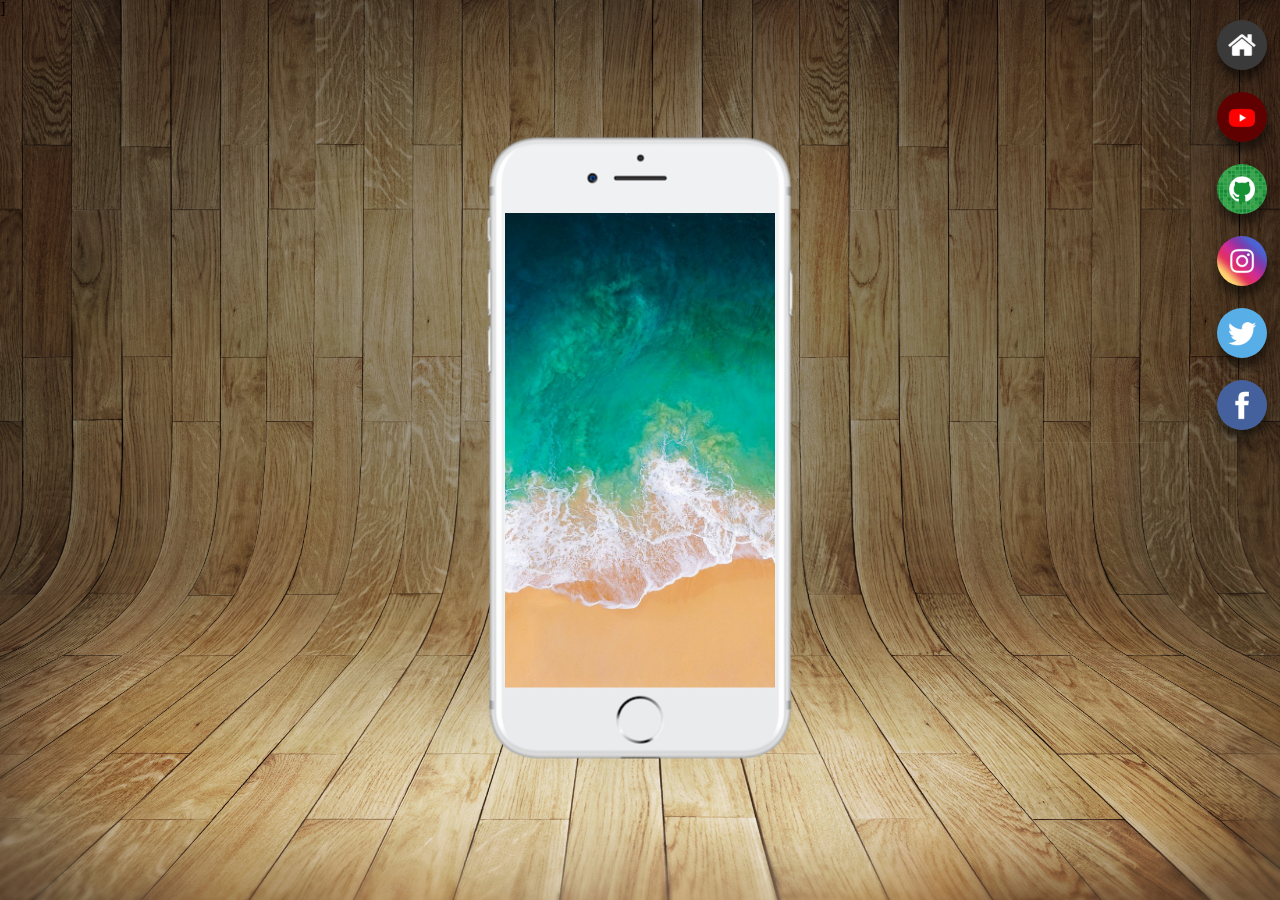
<file: desafio iphone/index.html>
<!DOCTYPE html>
<html lang="pt-bt">
<head>
    <meta charset="UTF-8">
    <meta name="viewport" content="width=device-width, initial-scale=1.0">
    <title>Iphone</title>
    <link rel="stylesheet" href="style.css">]

<style>
iframe{
width: 270px;
height: 475px;


position: absolute; left: 50%; top: 50%;
transform: translate(-50%, -50%);
z-index: 2;
}
        
</style>
</head>
<body>
<a href="wallpeper.html" target="tela">
<div id="desligar"></div>
</a>
</a>

<a href="home.html" target="tela">
<div id="botao"></div>
</a>

<iframe name="tela" src="wallpeper.html" frameborder="0"></iframe>

<div id="iphone">
<img src="pacote-d013/pacote-d013/imagens/frame-iphone.png" alt="iphone">
</div>

<div id="logos">

<a href="home.html" target="tela"><img class="logo" id="logo-home" src="pacote-d013/pacote-d013/imagens/logo-home.jpg" alt="HOME"></a>

  <a href="youtube.html" target="tela"><img class="logo" id="logo-youtube" src="pacote-d013/pacote-d013/imagens/logo-youtube.jpg" alt="logo-youtube"></a>

<a href="github.html" target="tela"><img class="logo" id="logo-github"src="pacote-d013/pacote-d013/imagens/logo-github.jpg" alt=""></a>

<a href="intagram.html" target="tela"><img class="logo" id="logo-instagram" src="pacote-d013/pacote-d013/imagens/logo-instagram.jpg" alt="logo-instagram"></a>

<a href="twitter.html" target="tela"><img class="logo" id="logo-twitter" src="pacote-d013/pacote-d013/imagens/logo-twitter.jpg" alt="logo-twitter"></a>

<a href="facebook.html" target="tela"><img class="logo" id="logo-facebook" src="pacote-d013/pacote-d013/imagens/logo-facebook.jpg" alt="FACE"></a>
      
  </div>

</body>
</html>
</file>
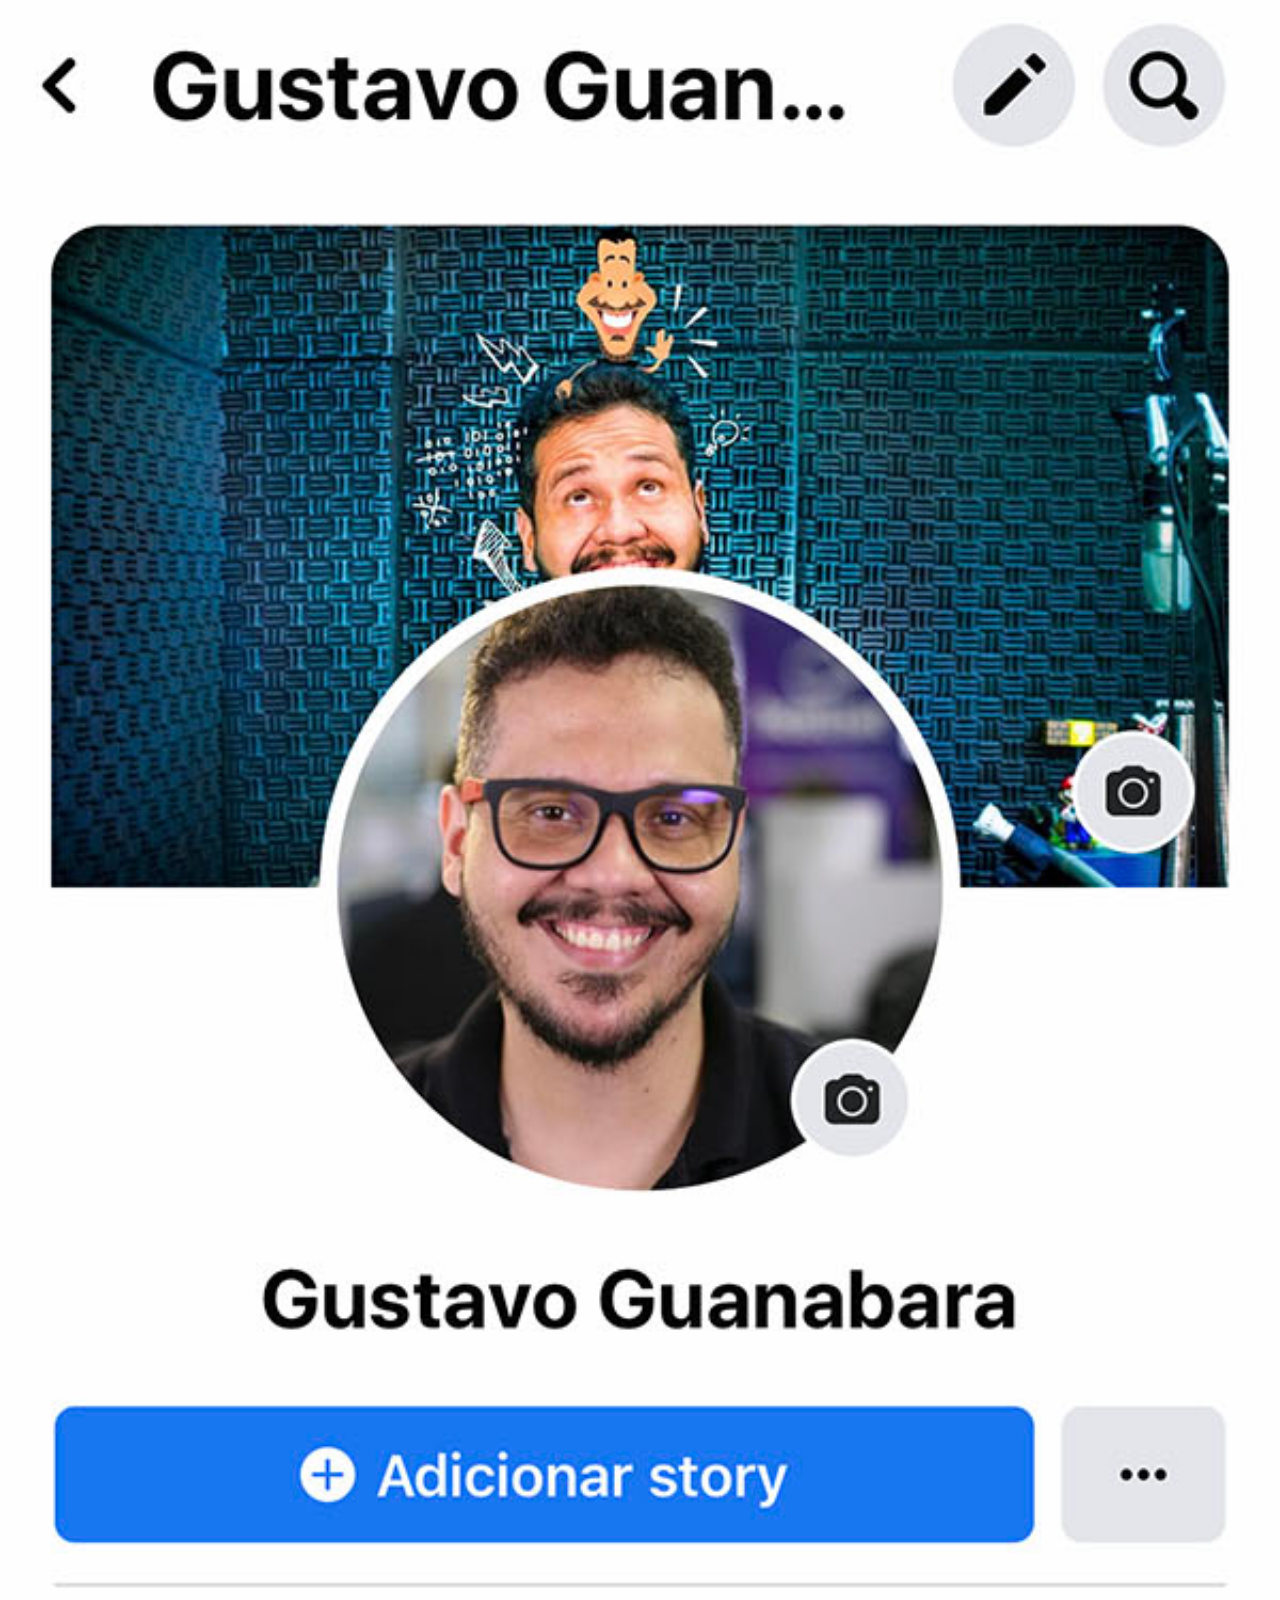
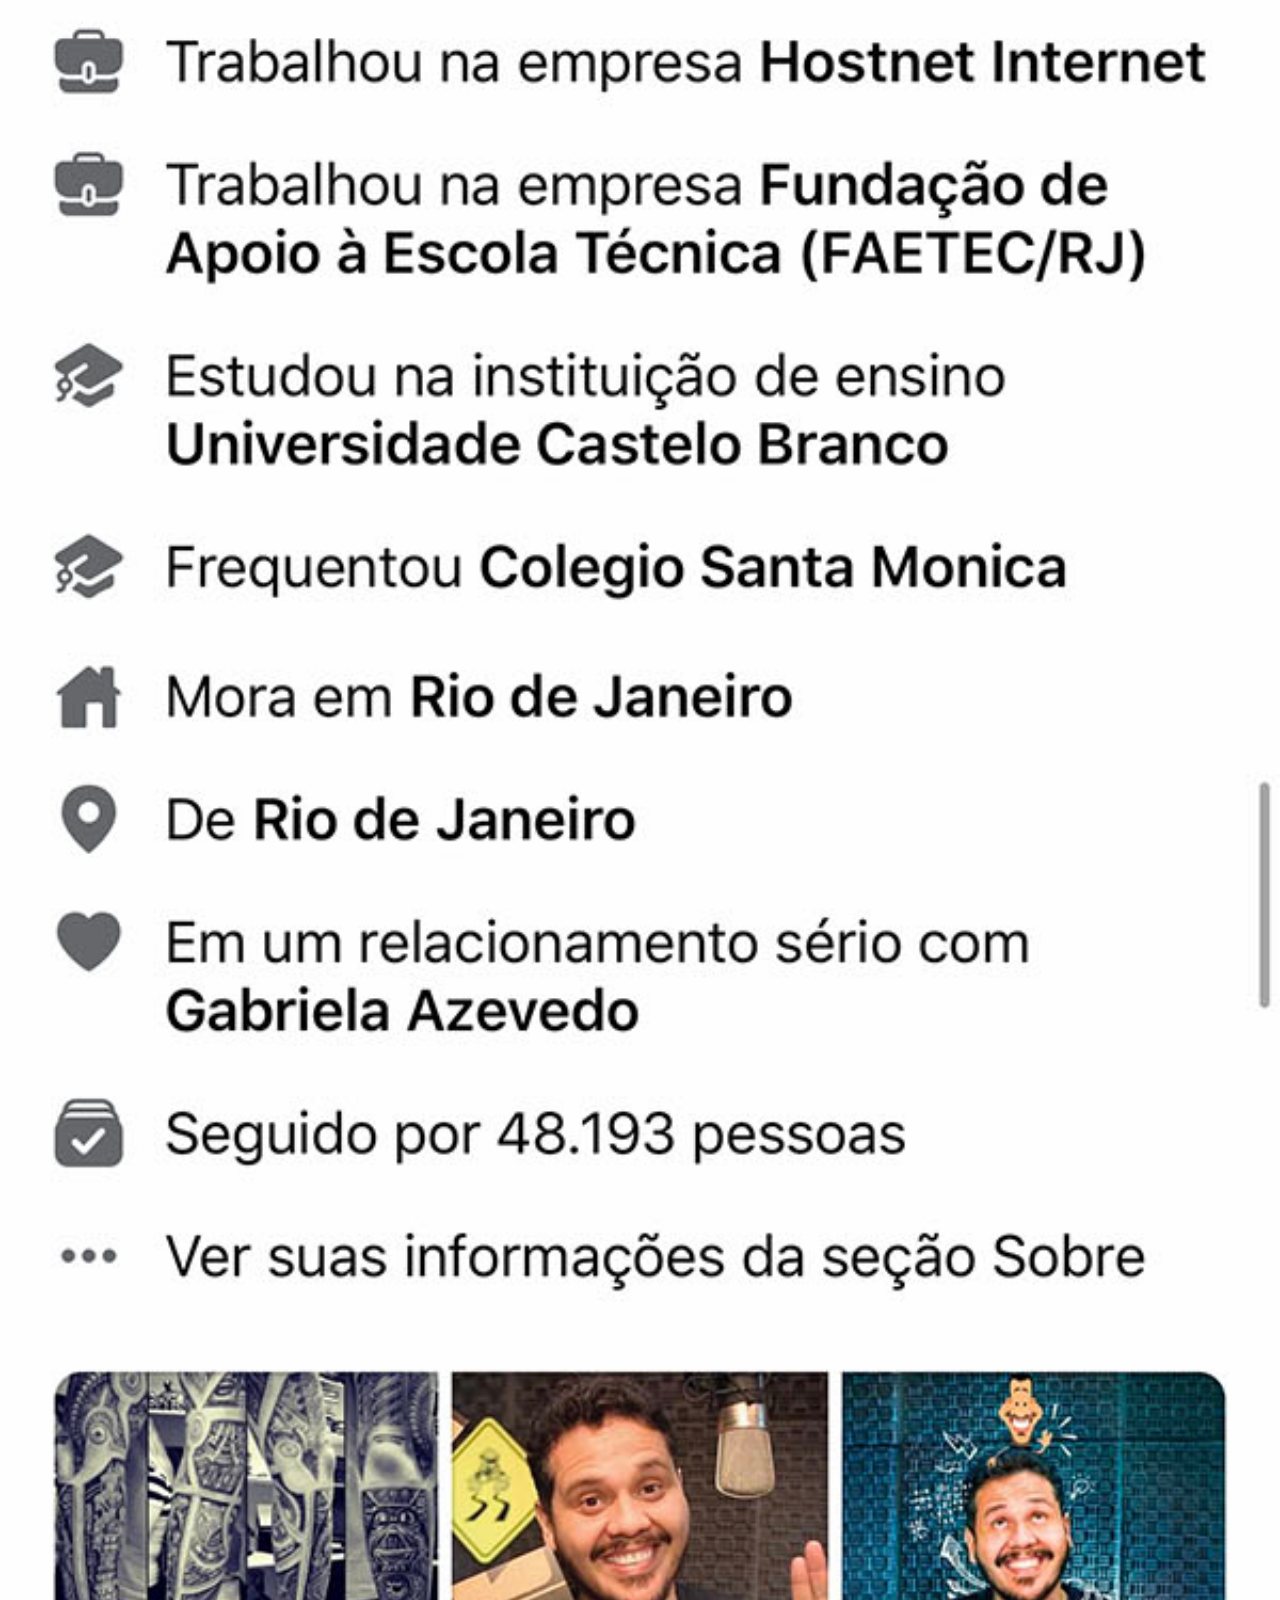
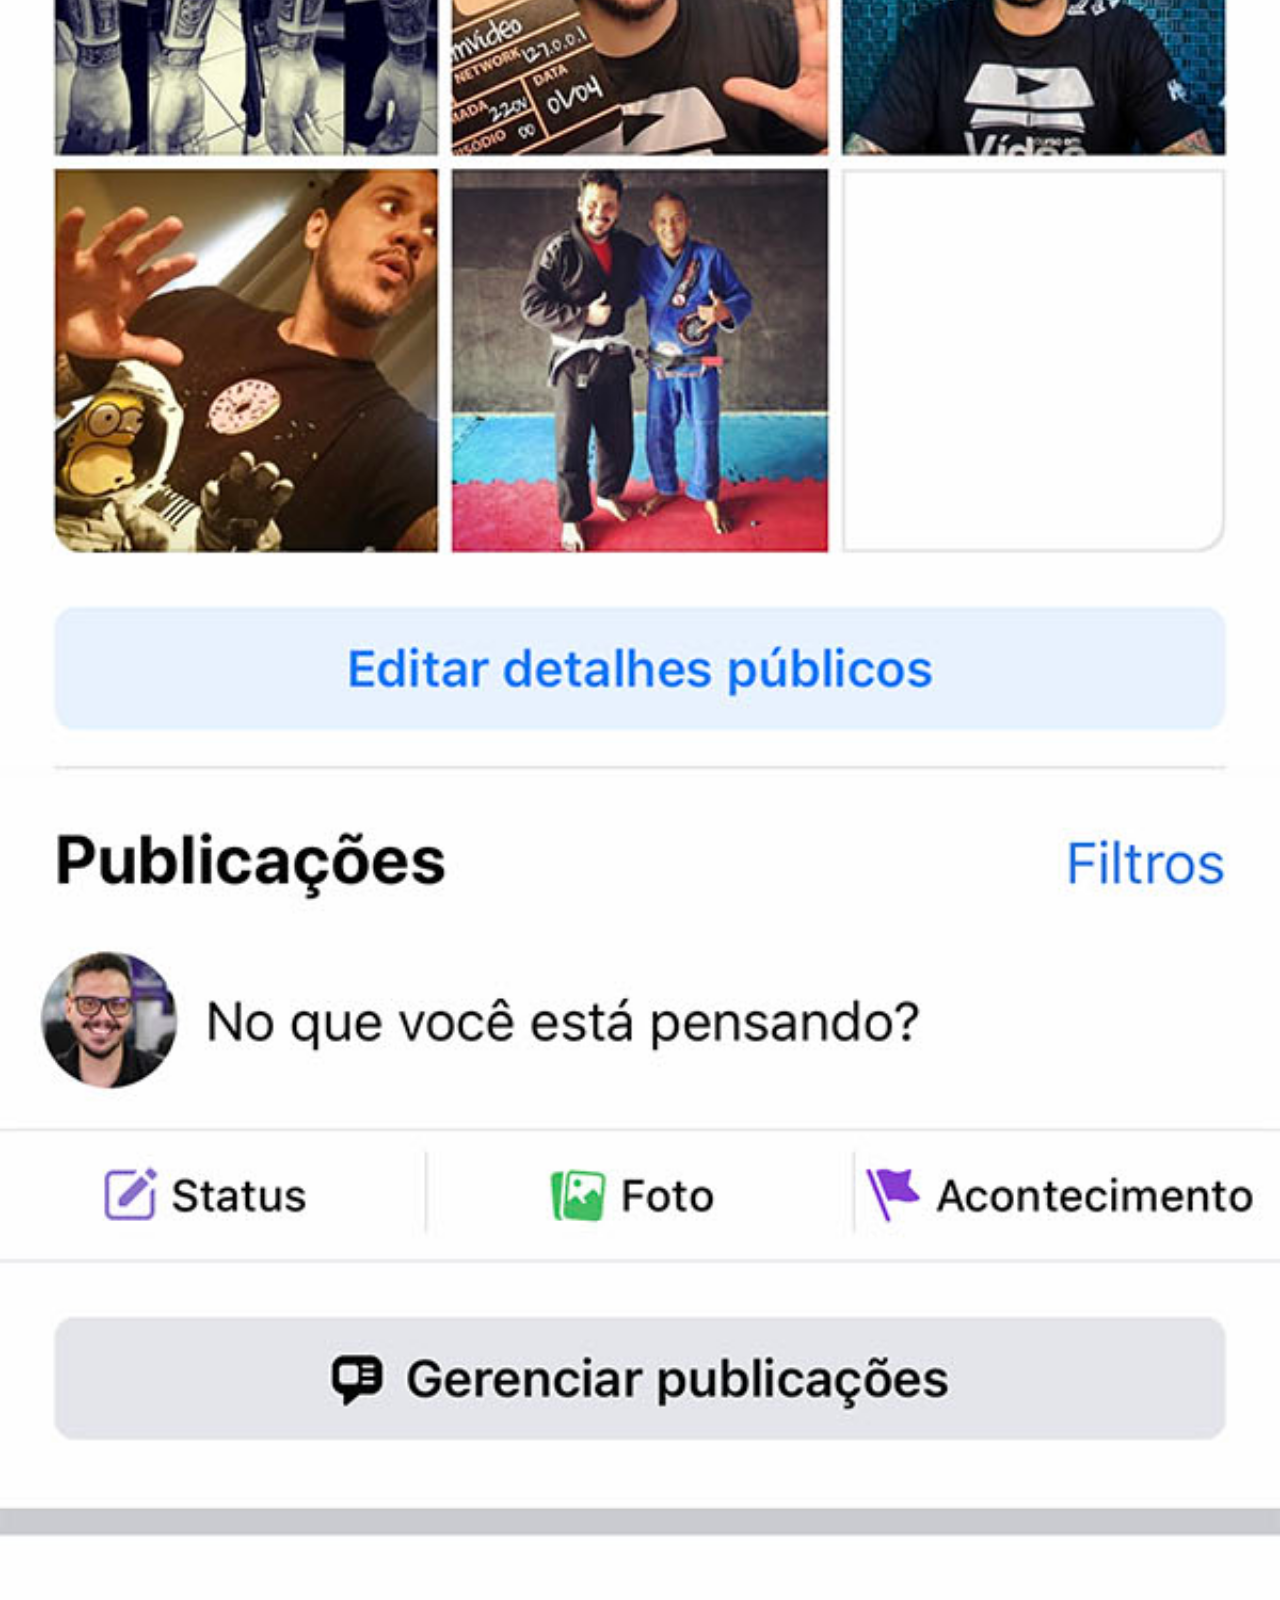
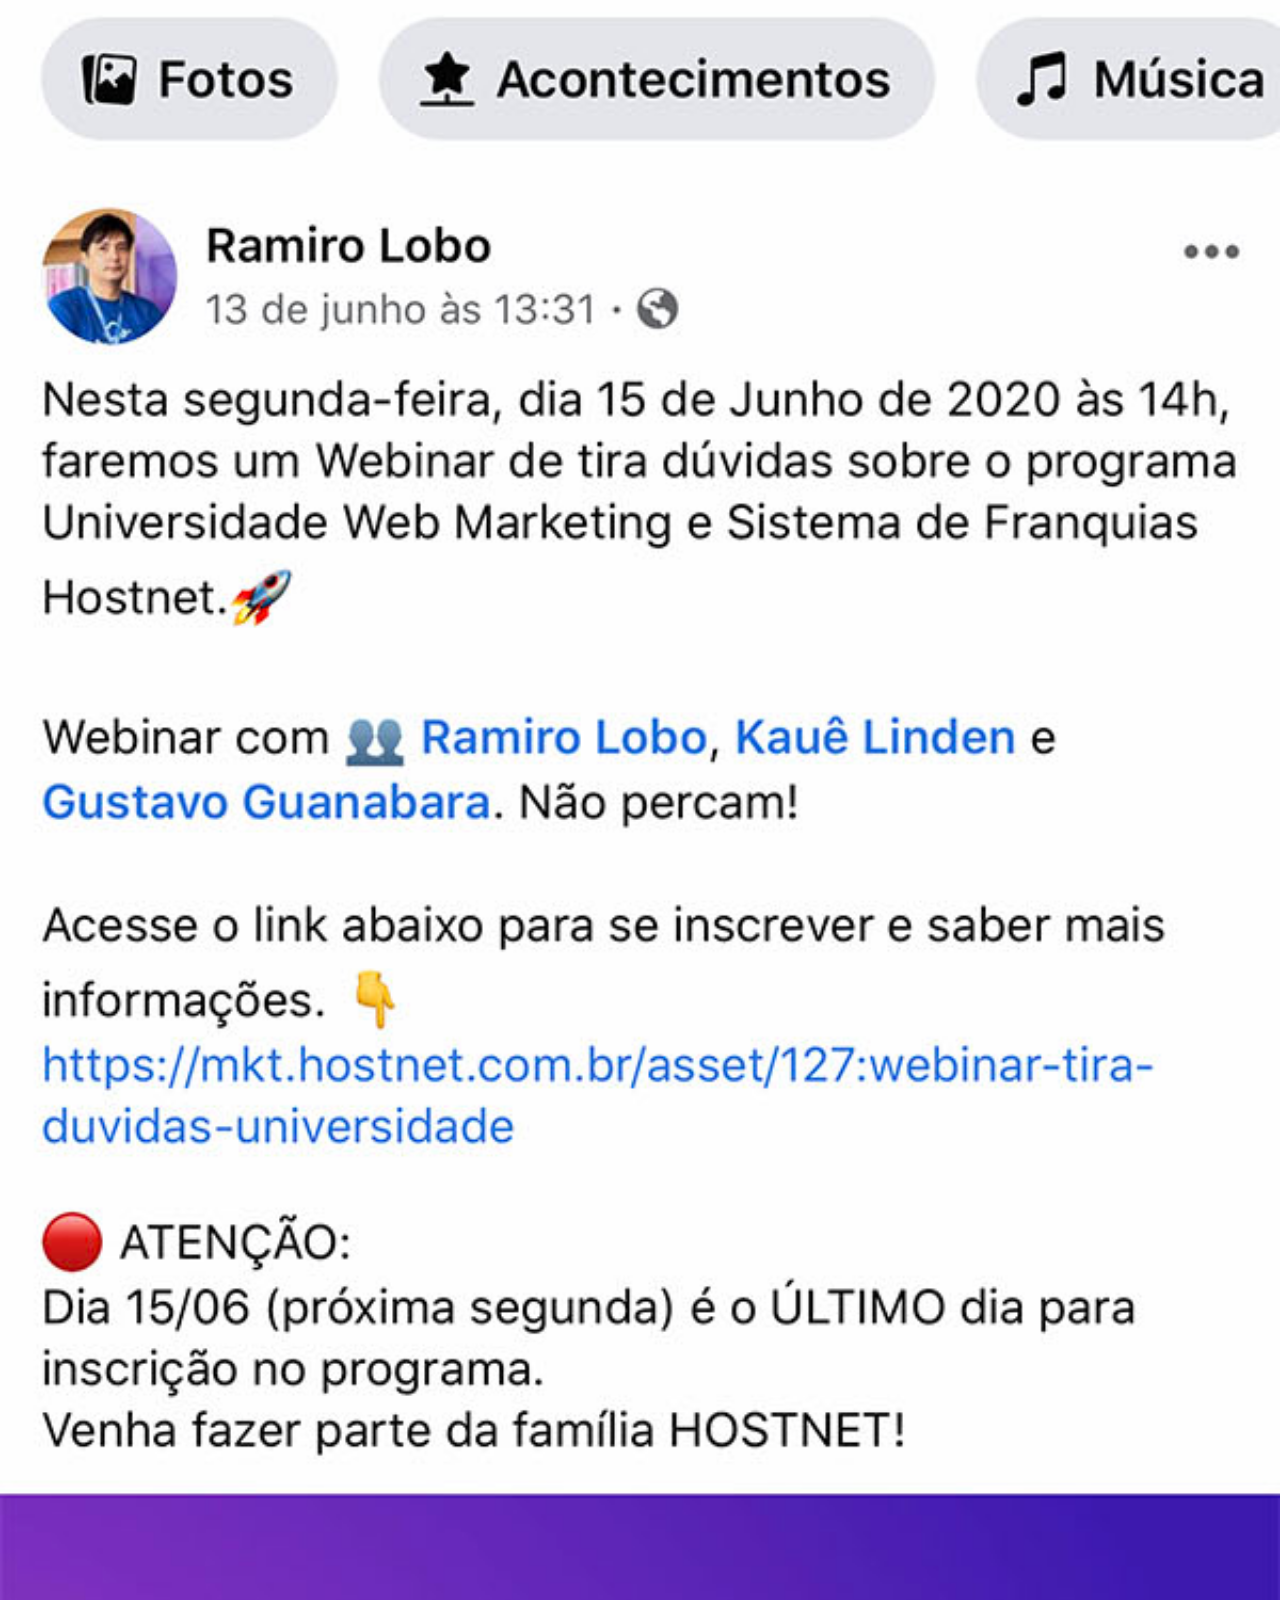
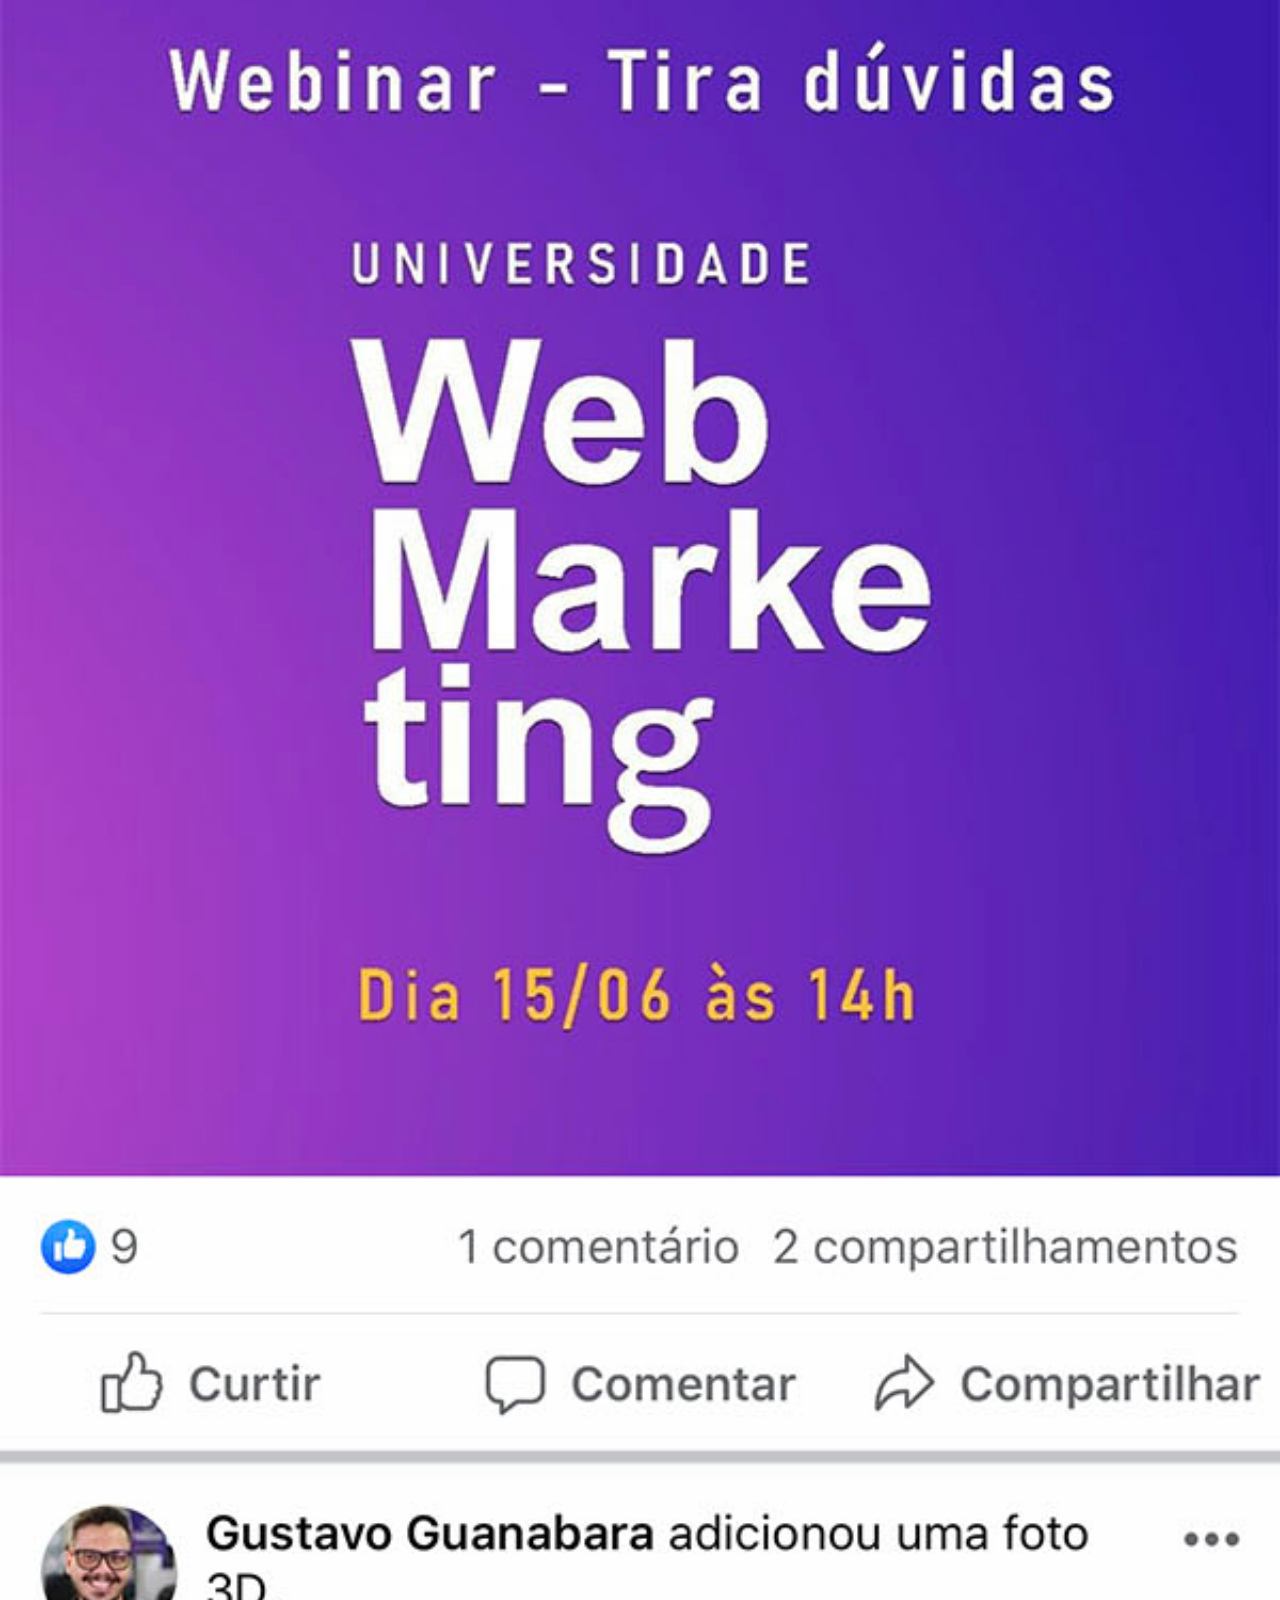
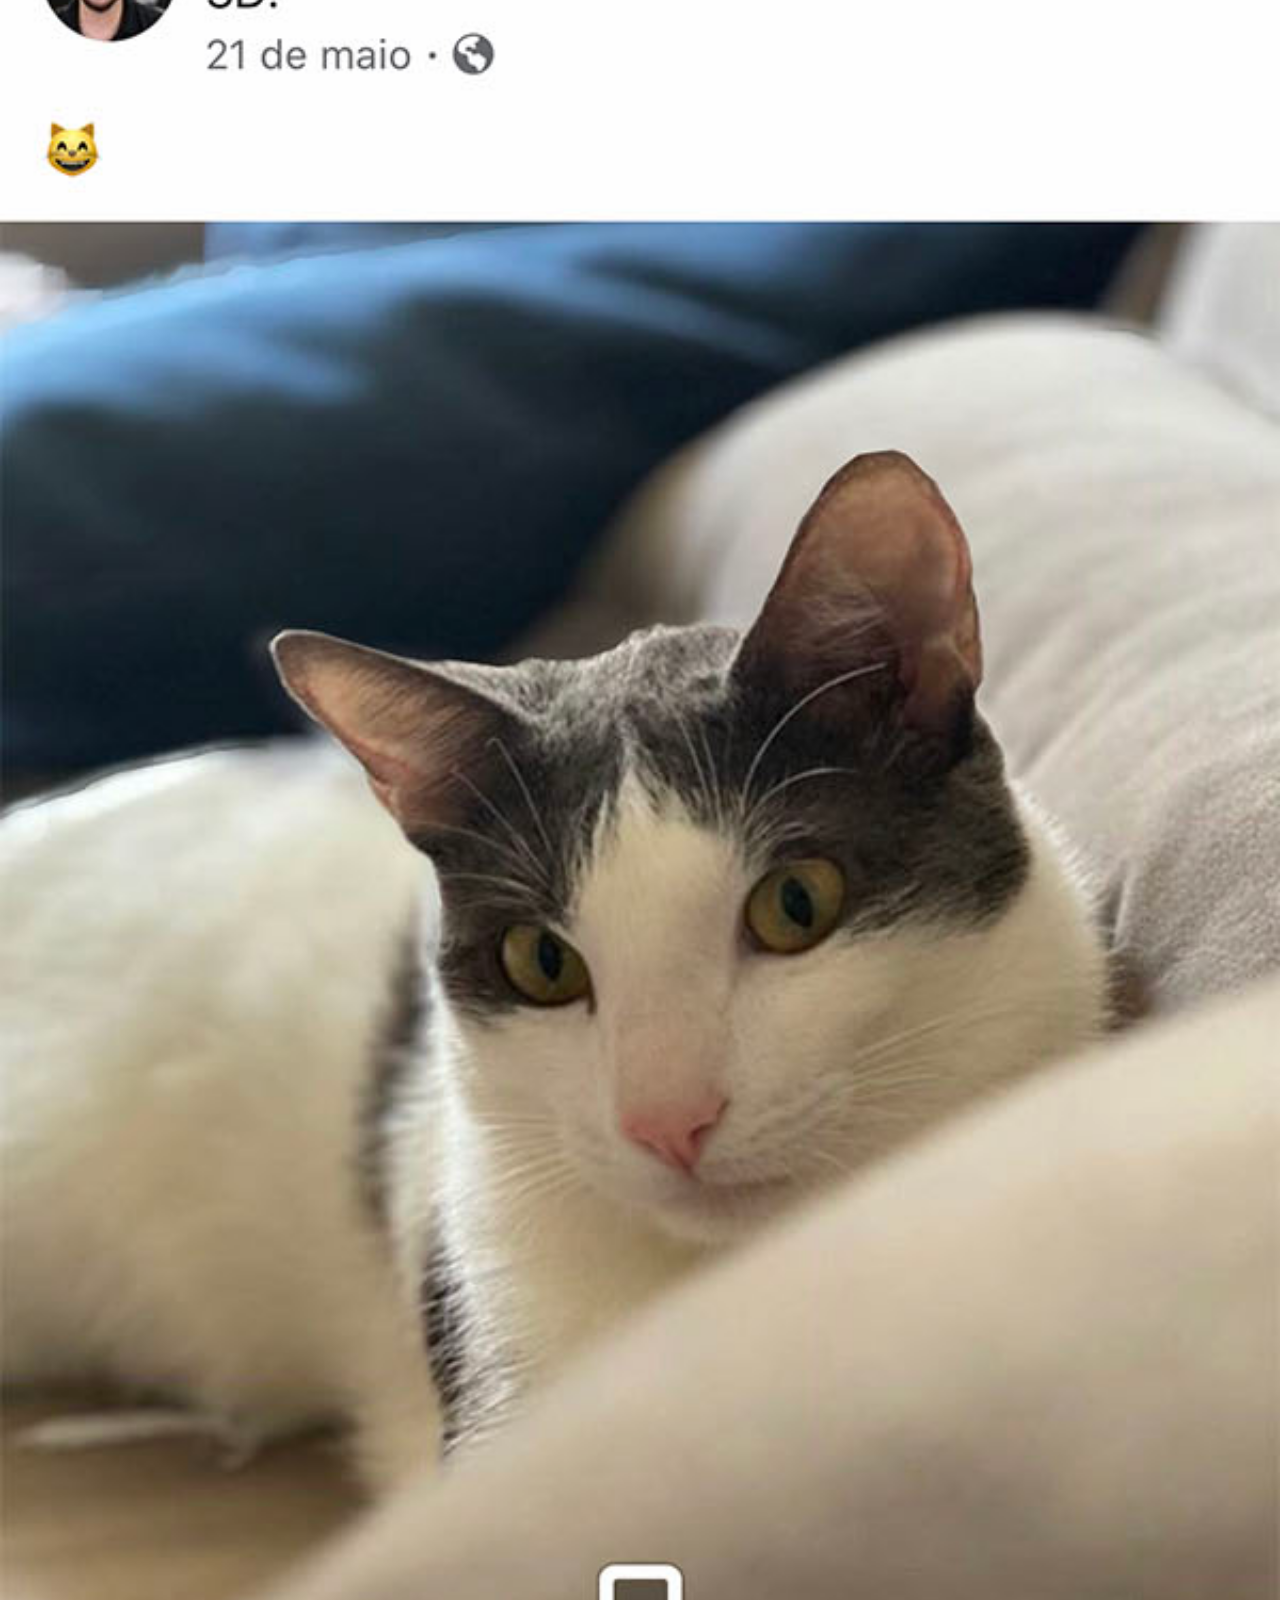
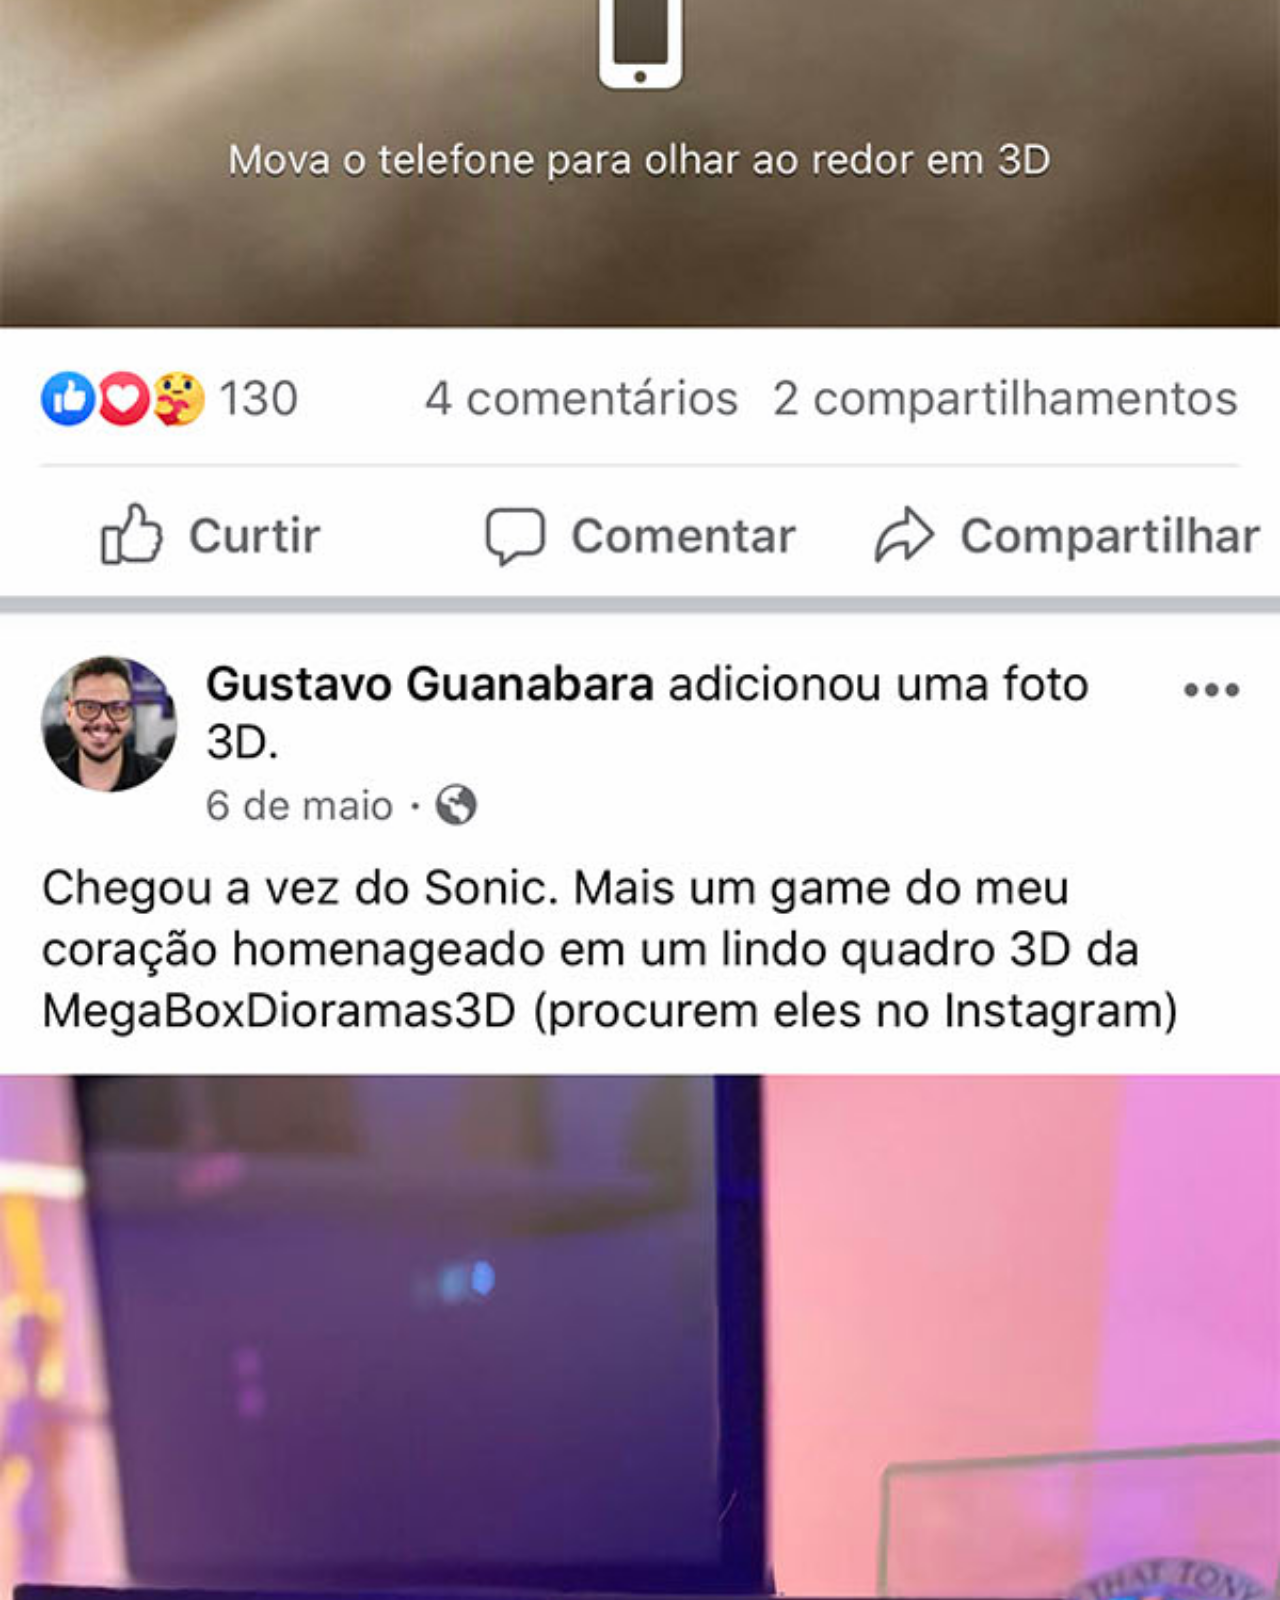
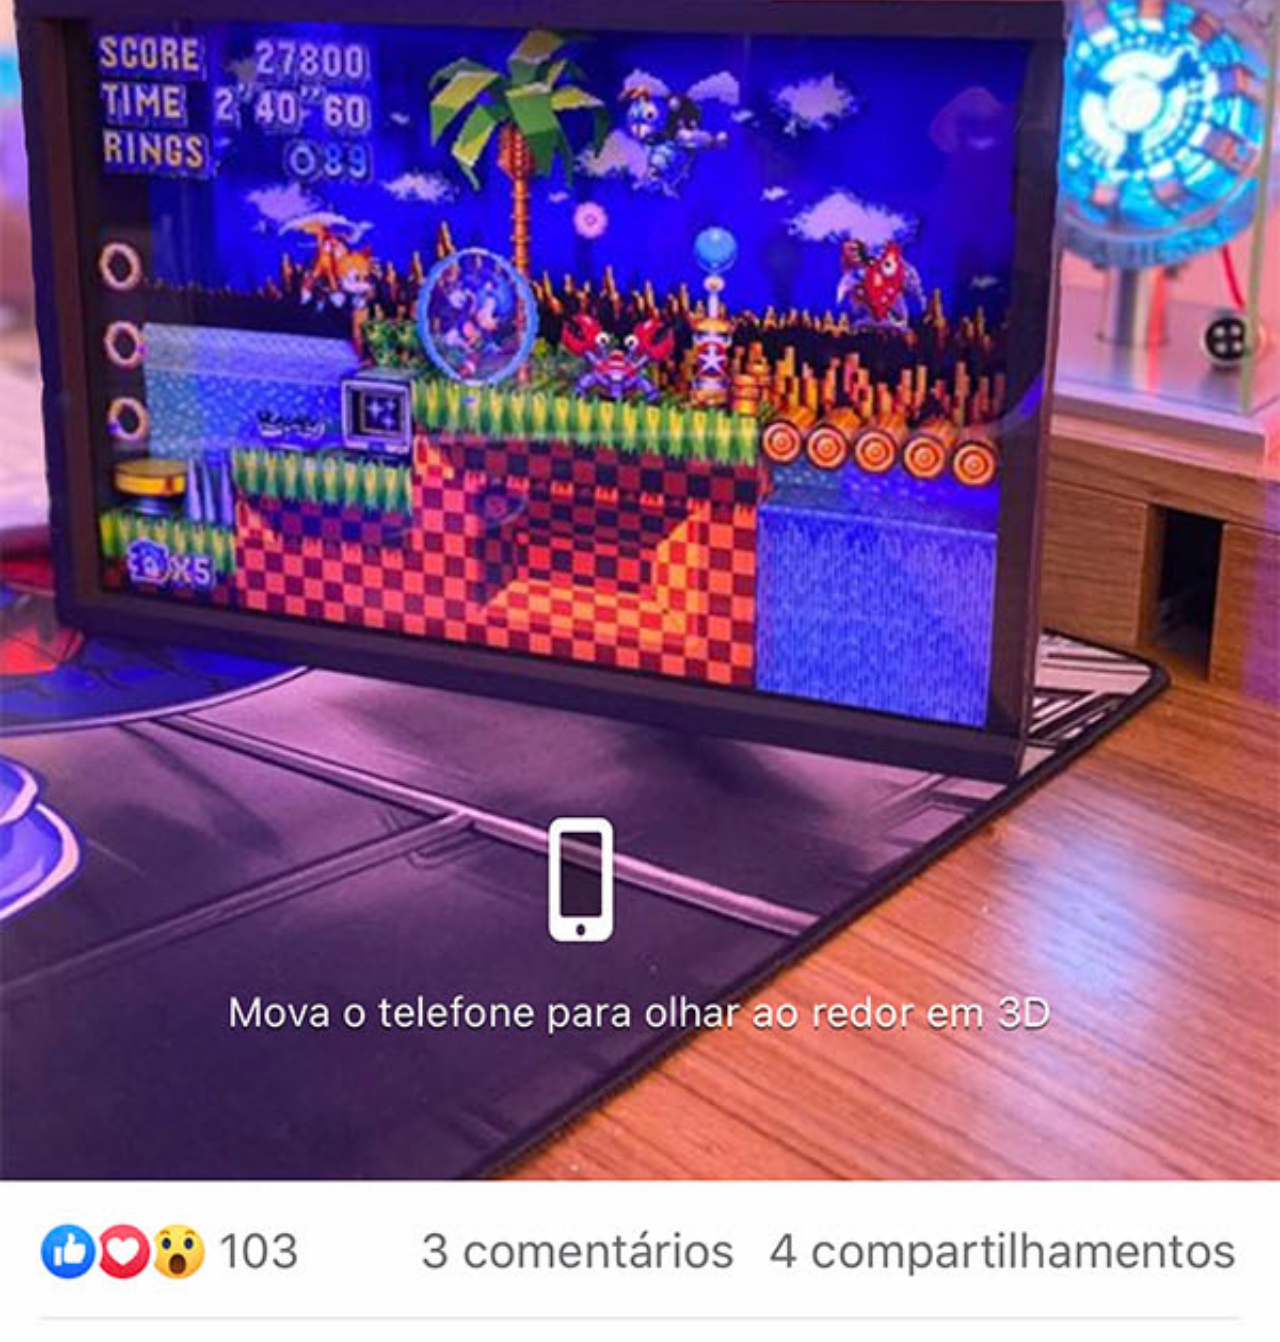
<file: desafio iphone/facebook.html>
<!DOCTYPE html>
<html lang="pt-br">
<head>
    <meta charset="UTF-8">
    <meta name="viewport" content="width=device-width, initial-scale=1.0">
    <title>Document</title>
    <style>

        *{
margin: 0px;
padding: 0px;

}

::-webkit-scrollbar{

    width: 0px;
    height: 0px;
}

        img{
            width: 100vw;
 }
    </style>
</head>
<body>
    <img src="pacote-d013/pacote-d013/imagens/tela-facebook.jpg" alt="">
</body>
</html>
</file>
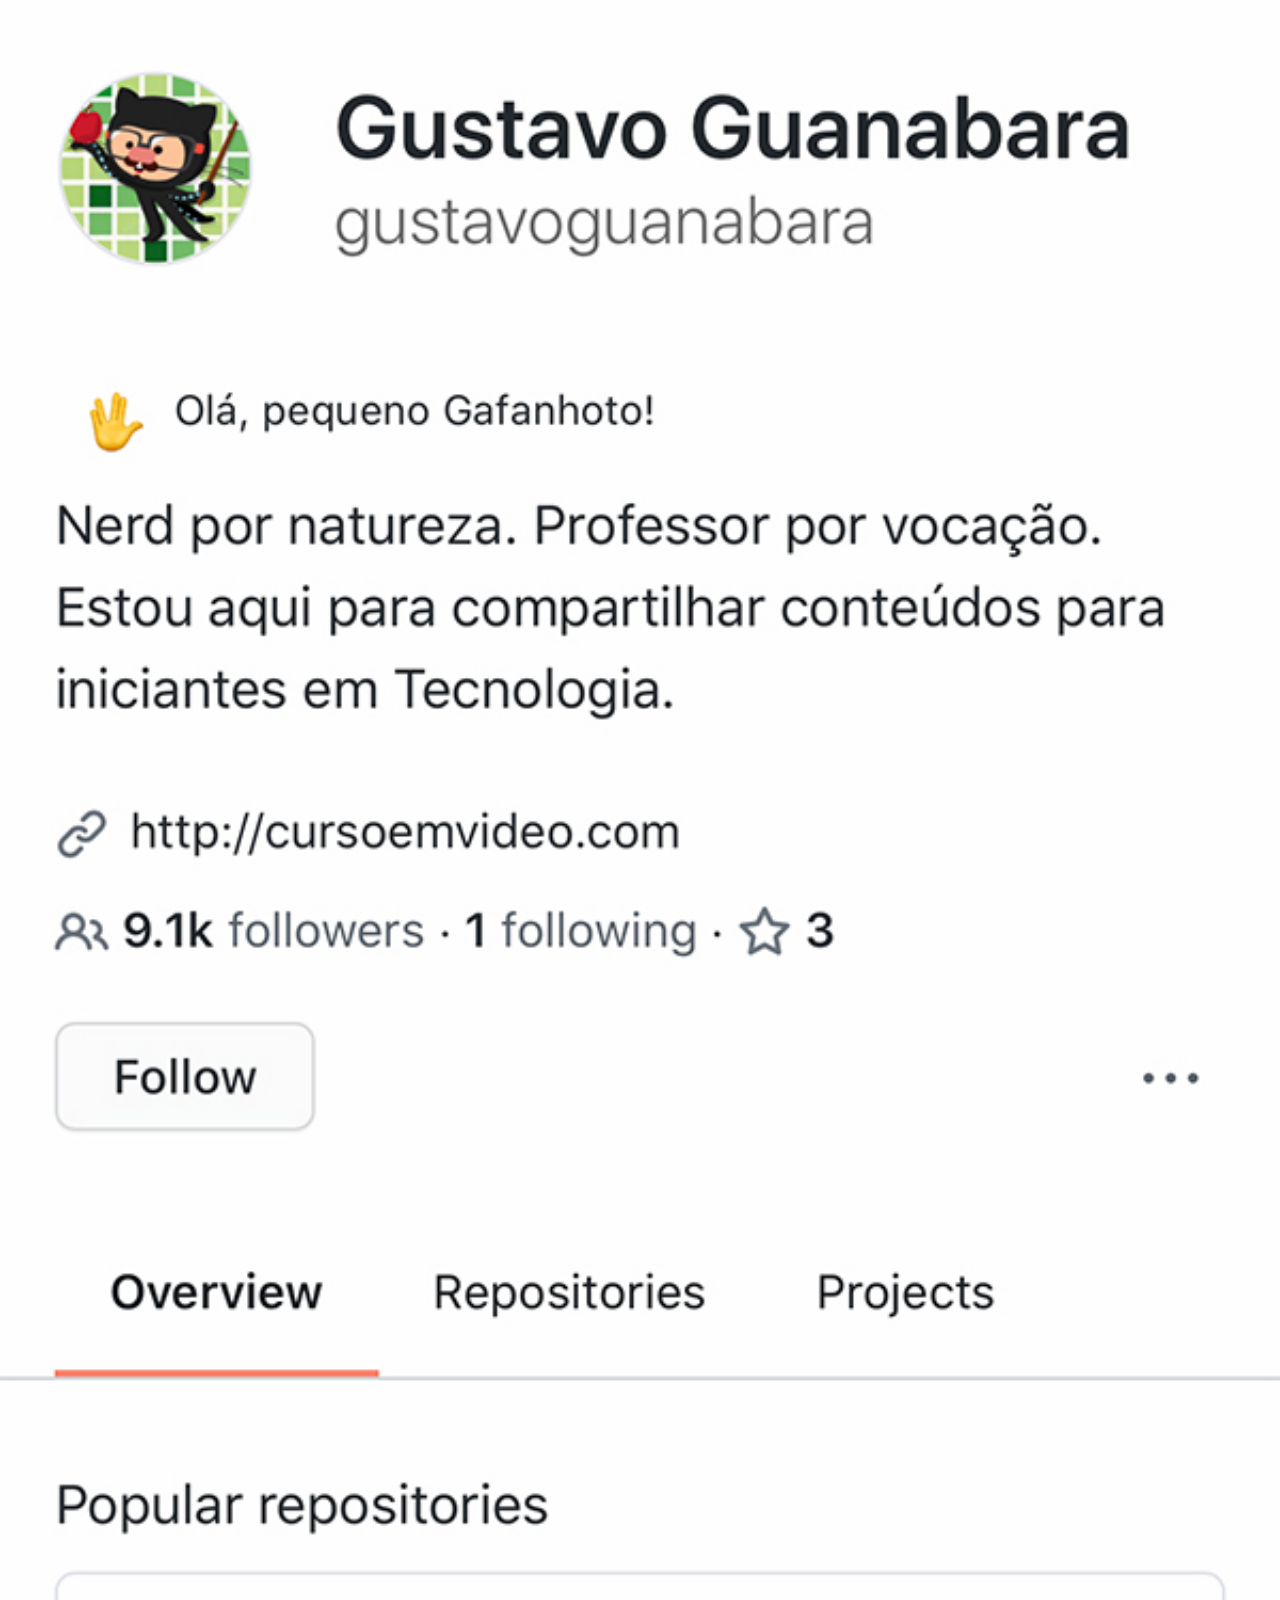
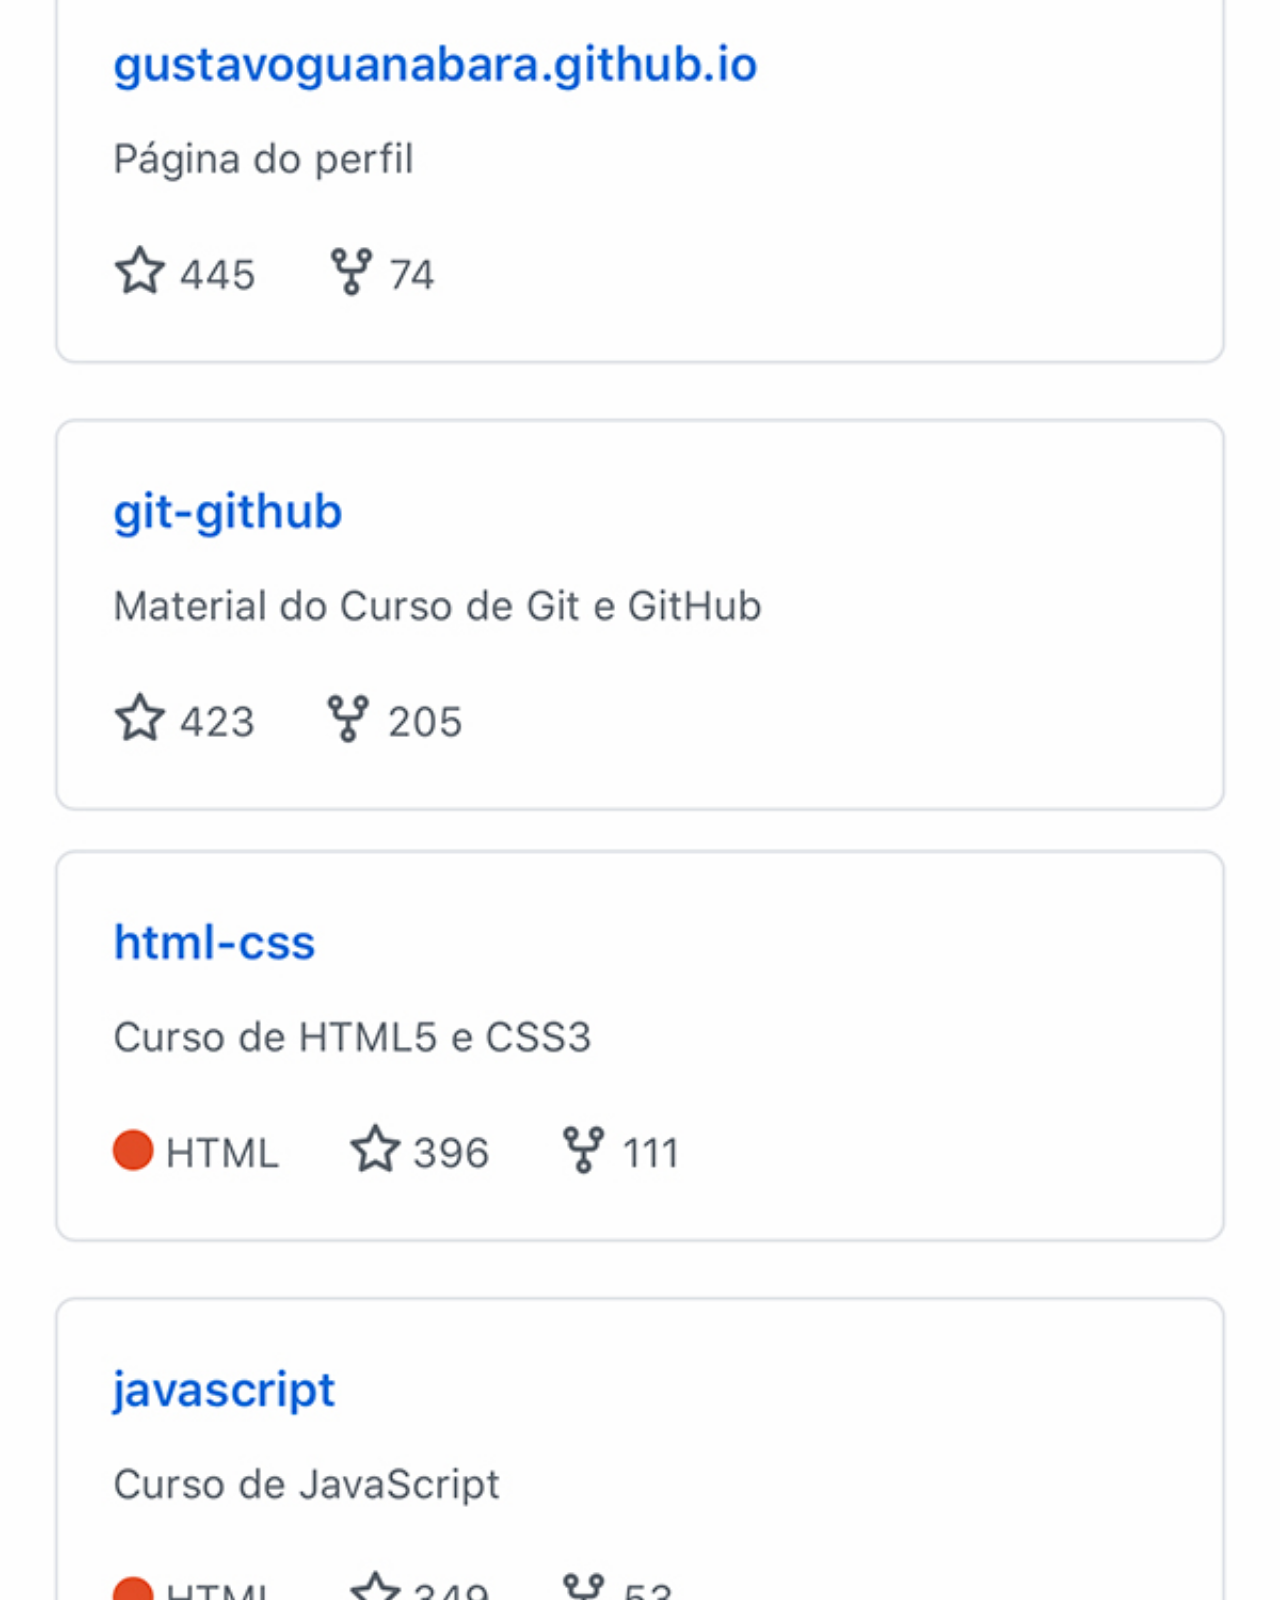
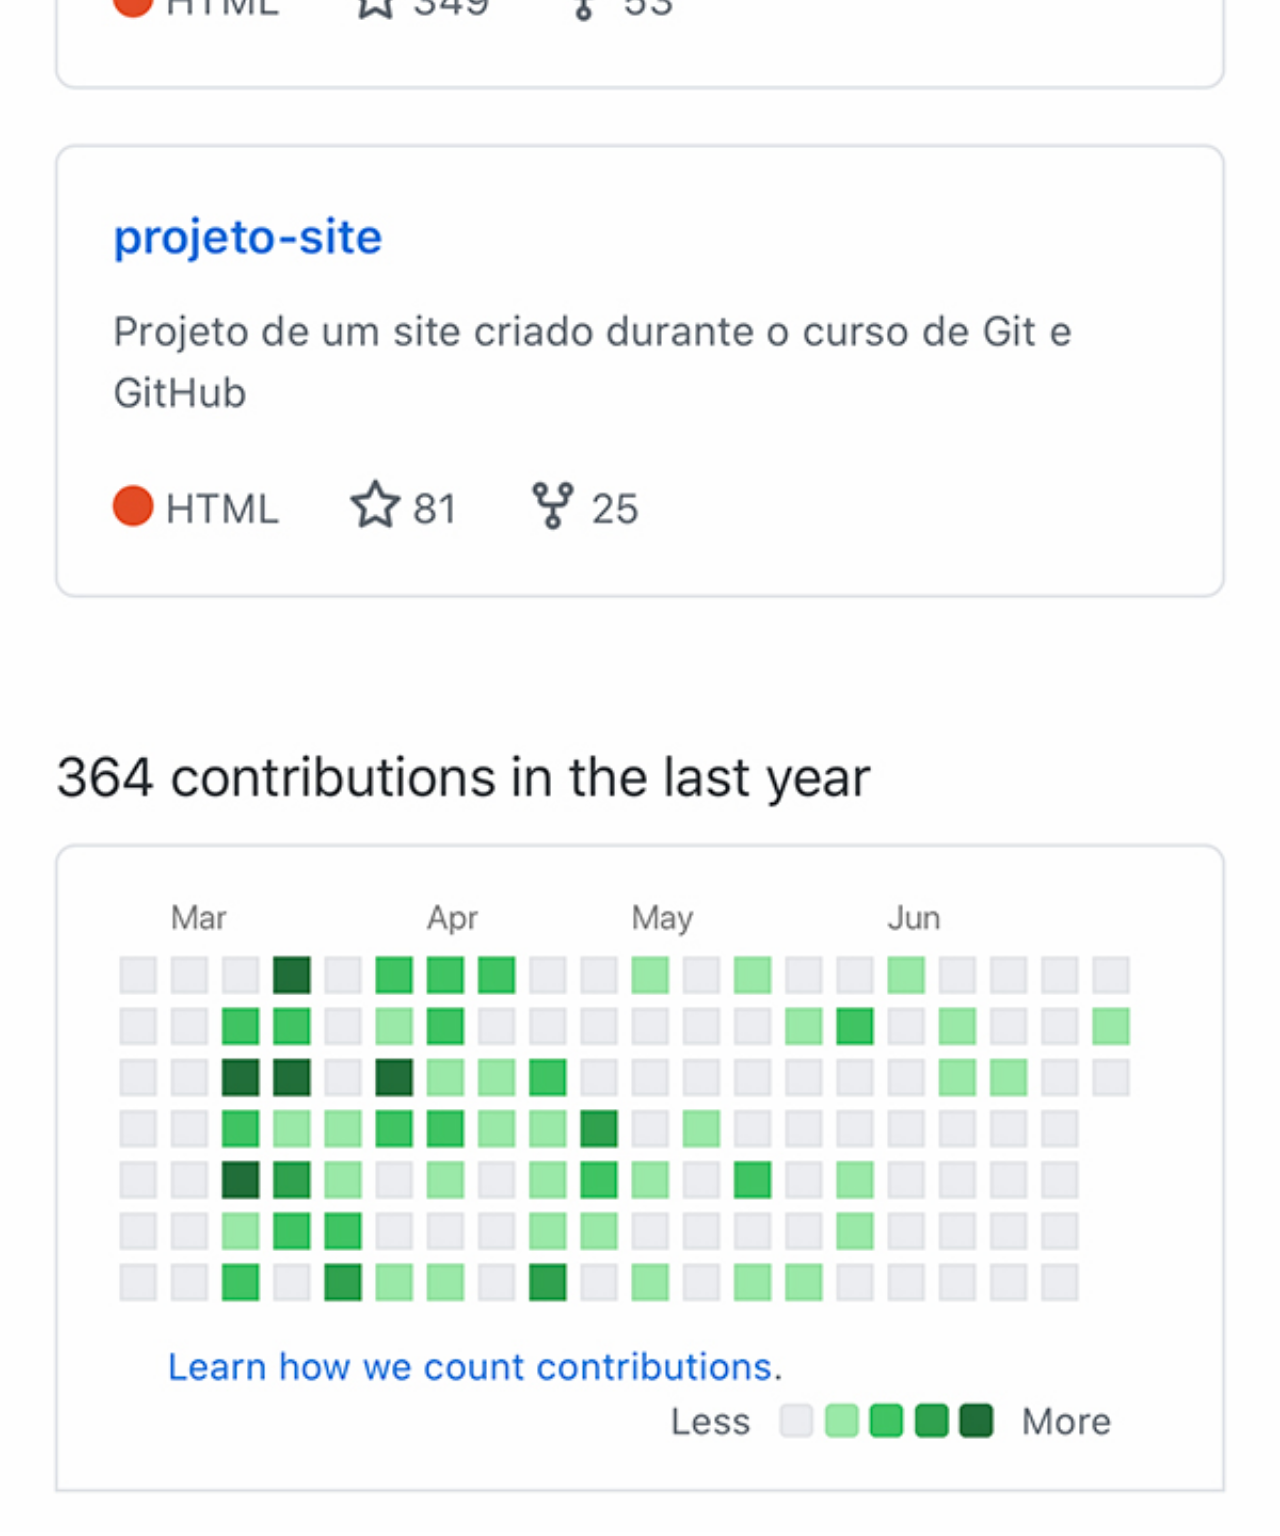
<file: desafio iphone/github.html>
<!DOCTYPE html>
<html lang="pt-br">
<head>
    <meta charset="UTF-8">
    <meta name="viewport" content="width=device-width, initial-scale=1.0">
    <title>Document</title>
    <style>

        *{
margin: 0px;
padding: 0px;

}

::-webkit-scrollbar{

    width: 0px;
    height: 0px;
}

        img{
            width: 100vw;
 }
    </style>
</head>
<body>
    <img src="pacote-d013/pacote-d013/imagens/tela-github.jpg" alt="">
</body>
</html>
</file>
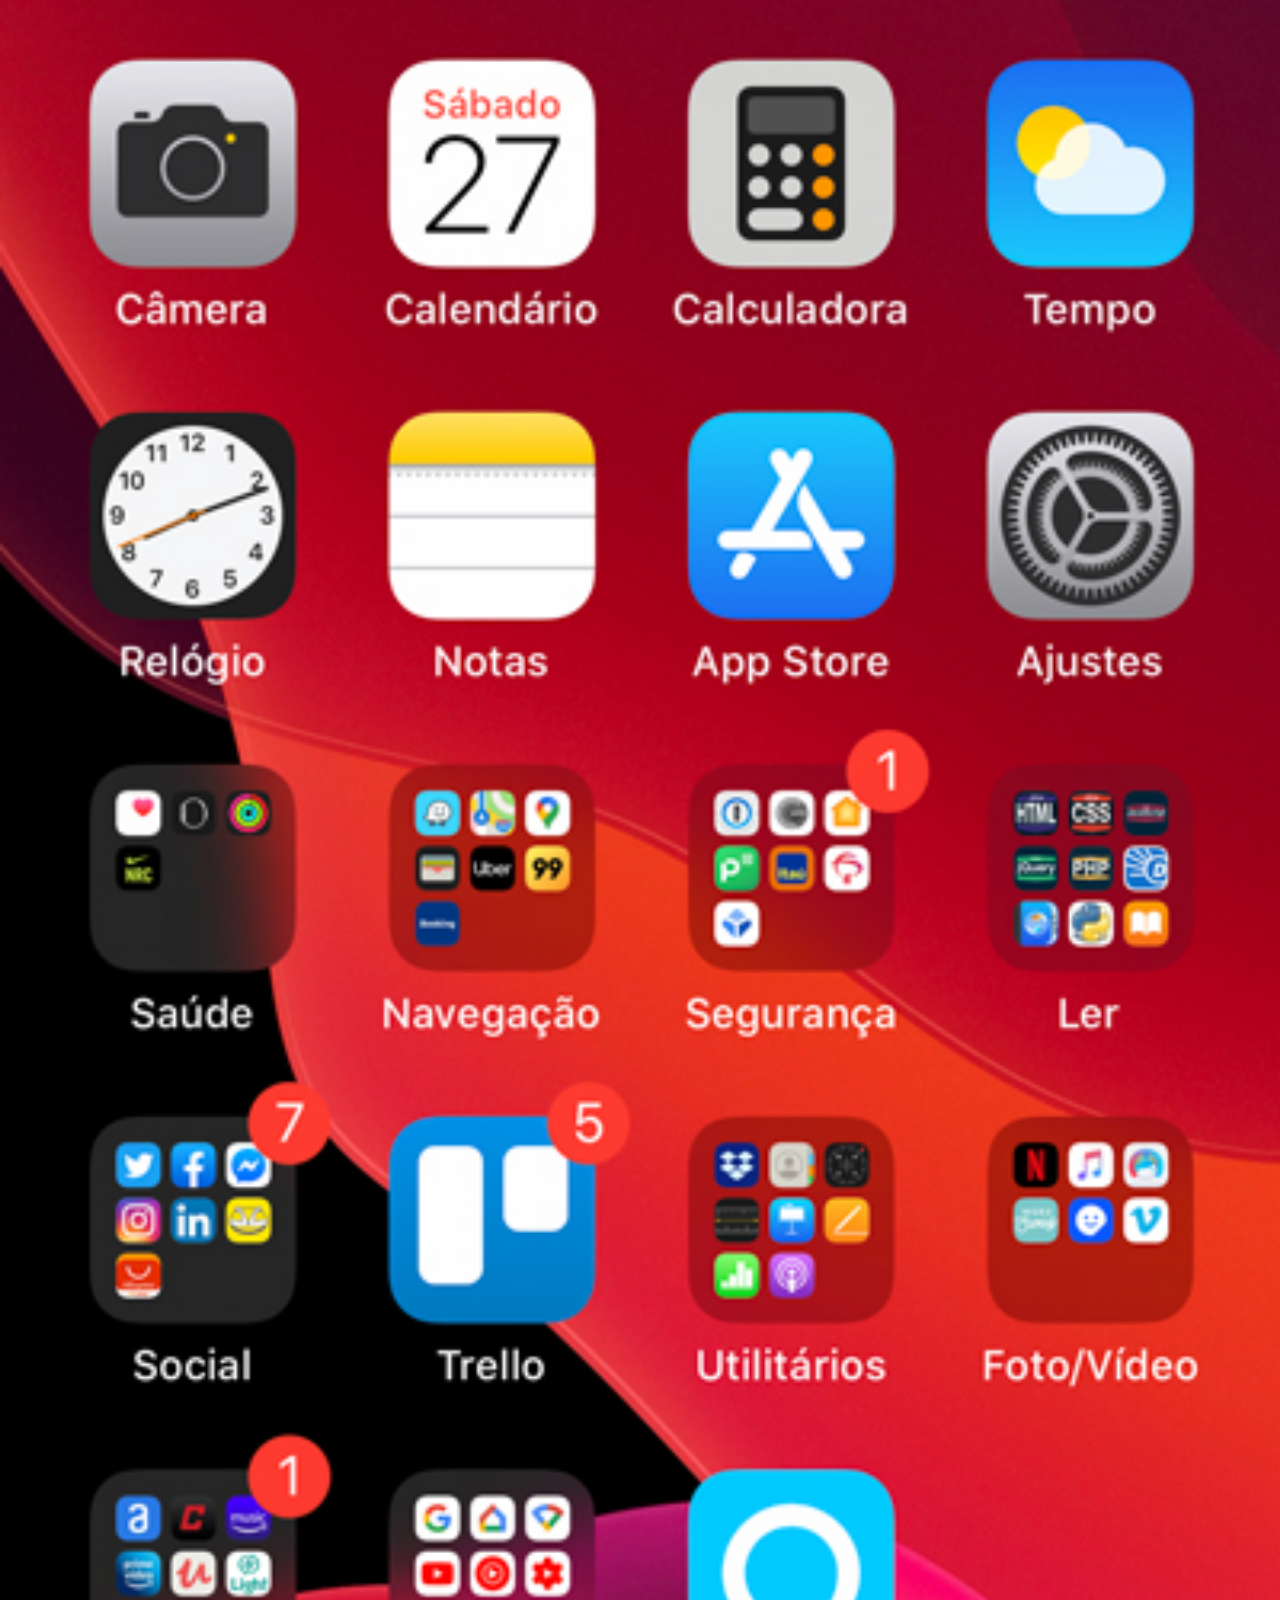
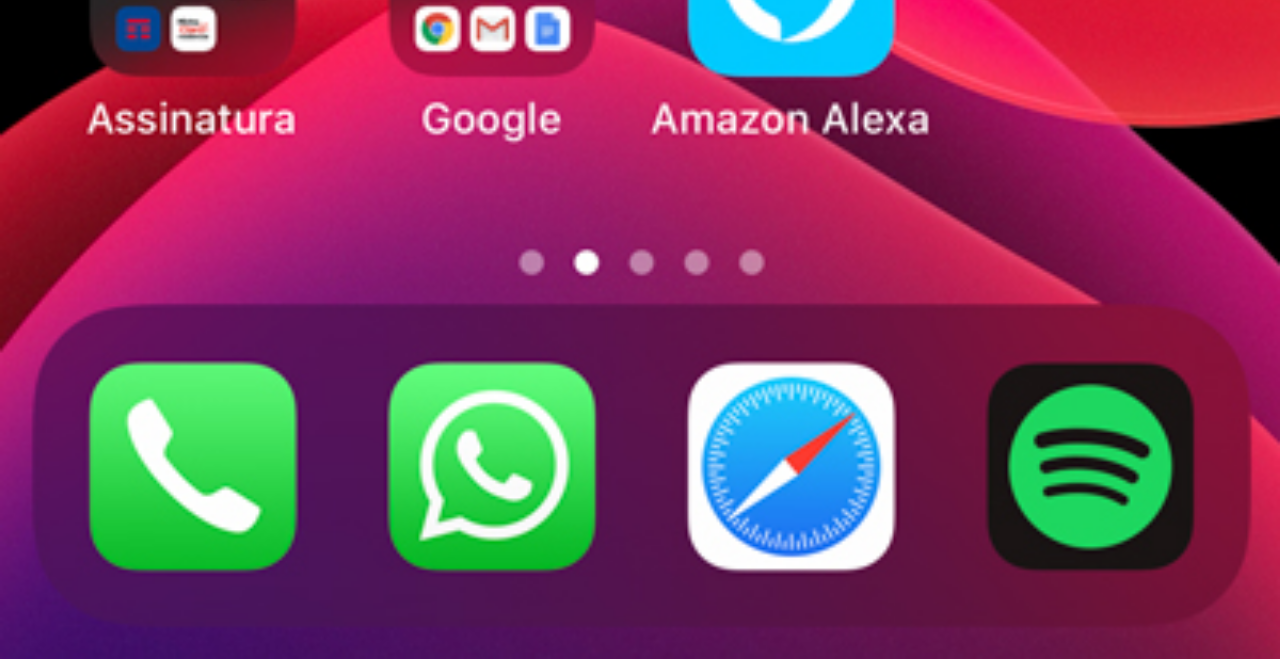
<file: desafio iphone/home.html>
<!DOCTYPE html>
<html lang="pt-bt">
<head>
    <meta charset="UTF-8">
    <meta name="viewport" content="width=device-width, initial-scale=1.0">
    <title>Document</title>
    <style>

        *{
margin: 0px;
padding: 0px;

}

::-webkit-scrollbar{

    width: 0px;
    height: 0px;
}

        img{
            width: 100vw;
 }
    </style>
</head>
<body>
    <img src="pacote-d013/pacote-d013/imagens/tela-home.jpg" alt="">
</body>
</html>
</file>
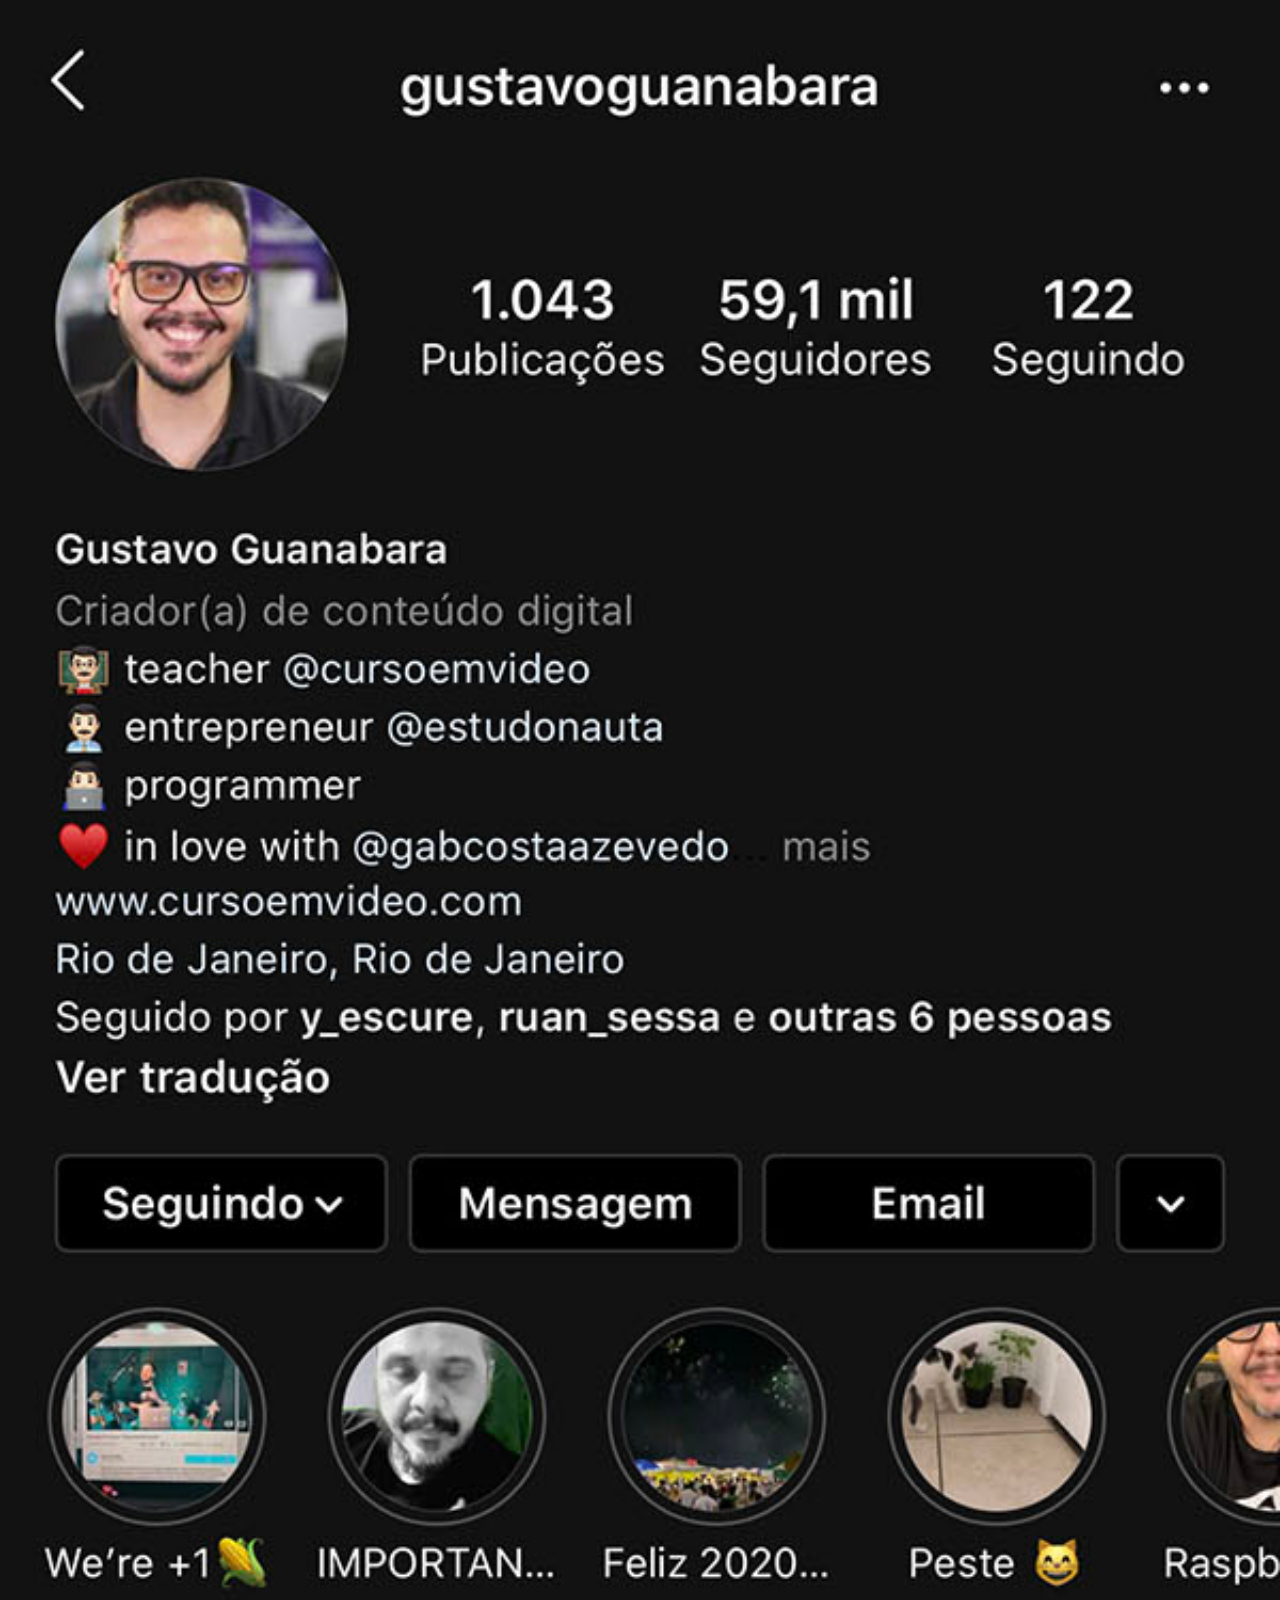
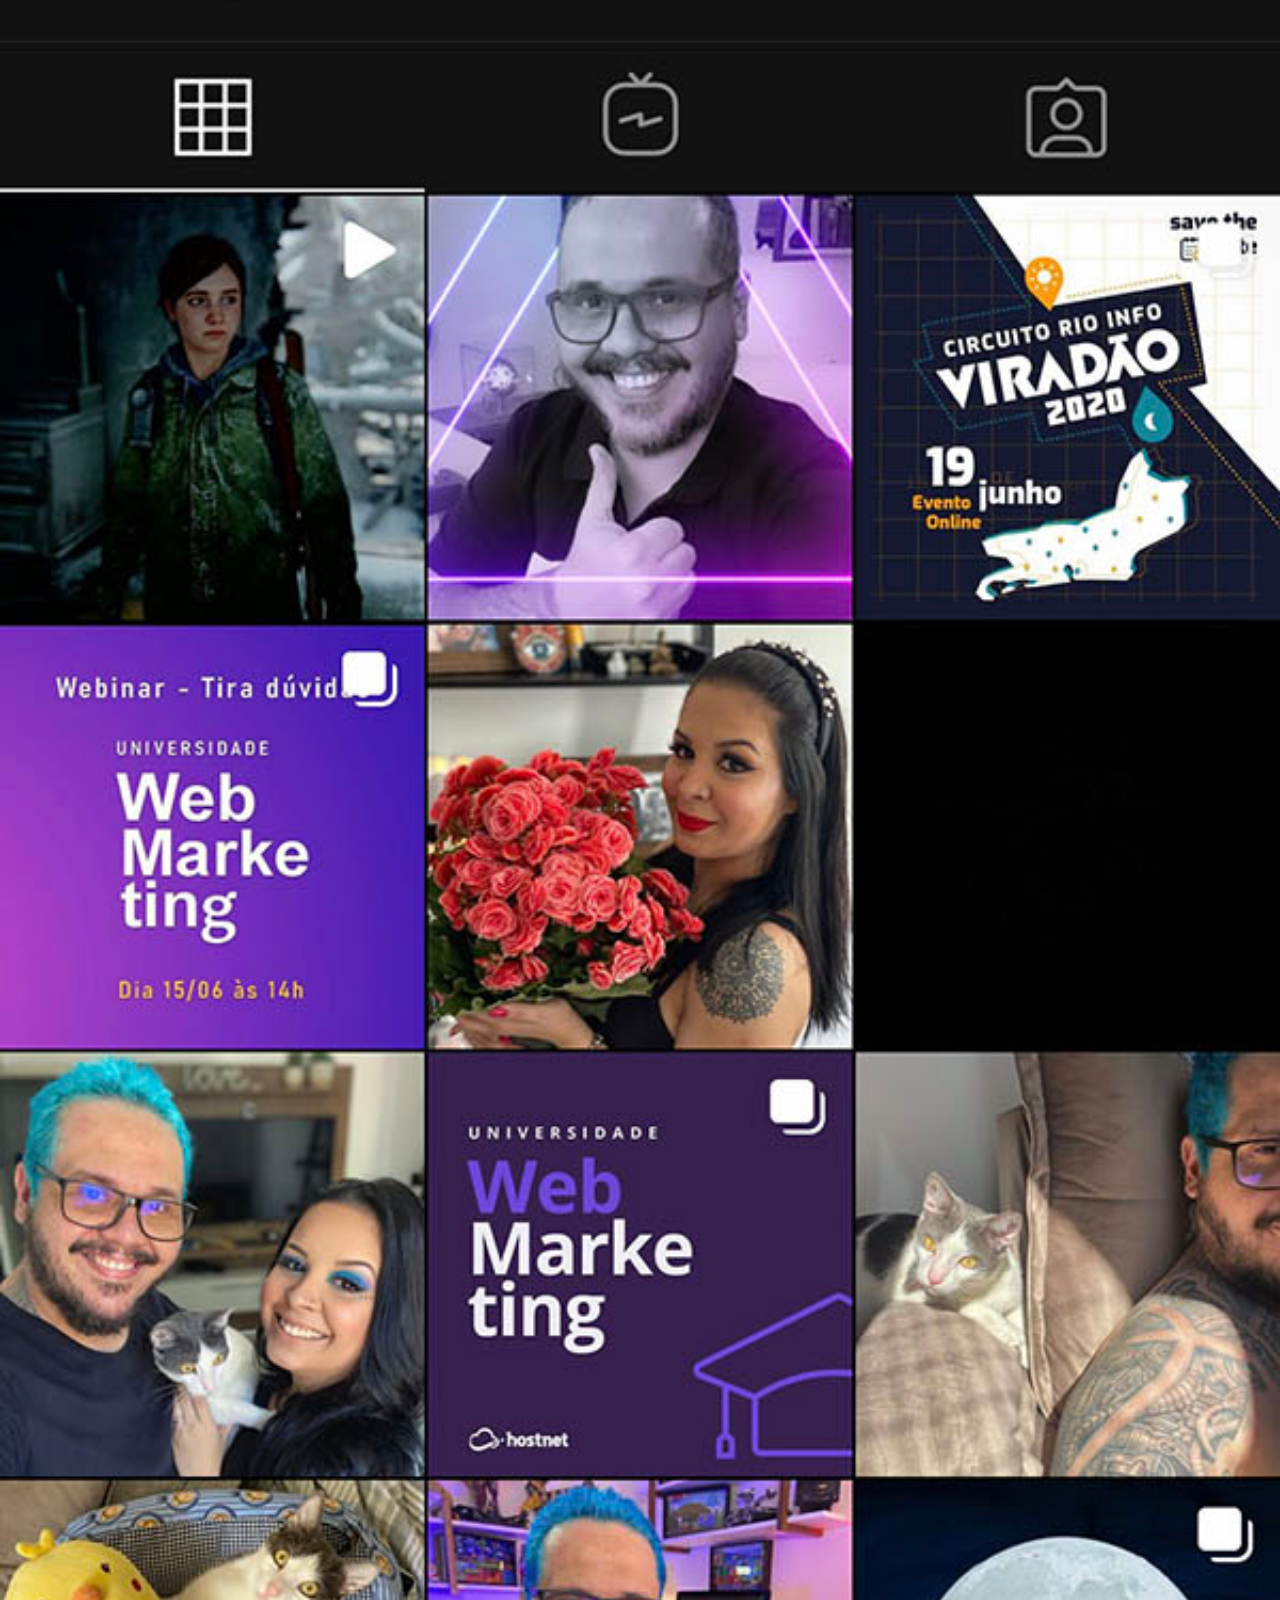
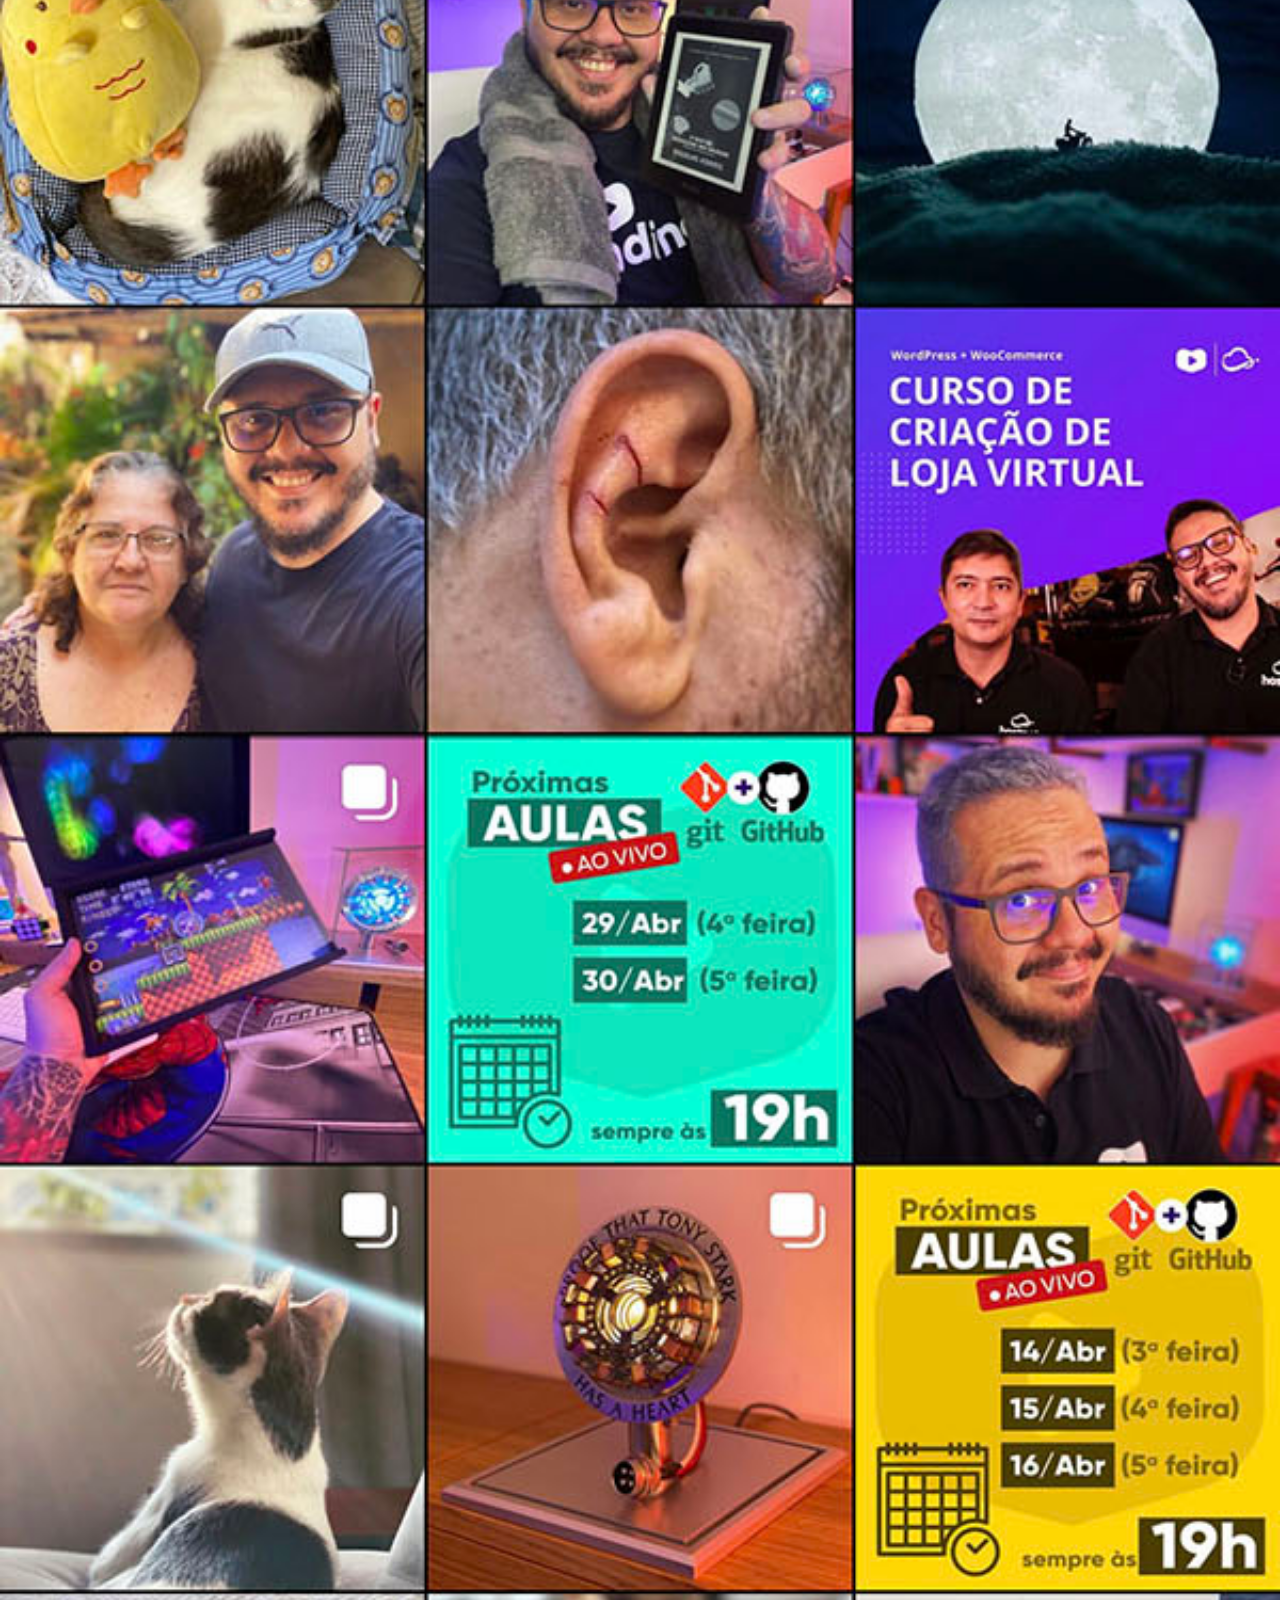
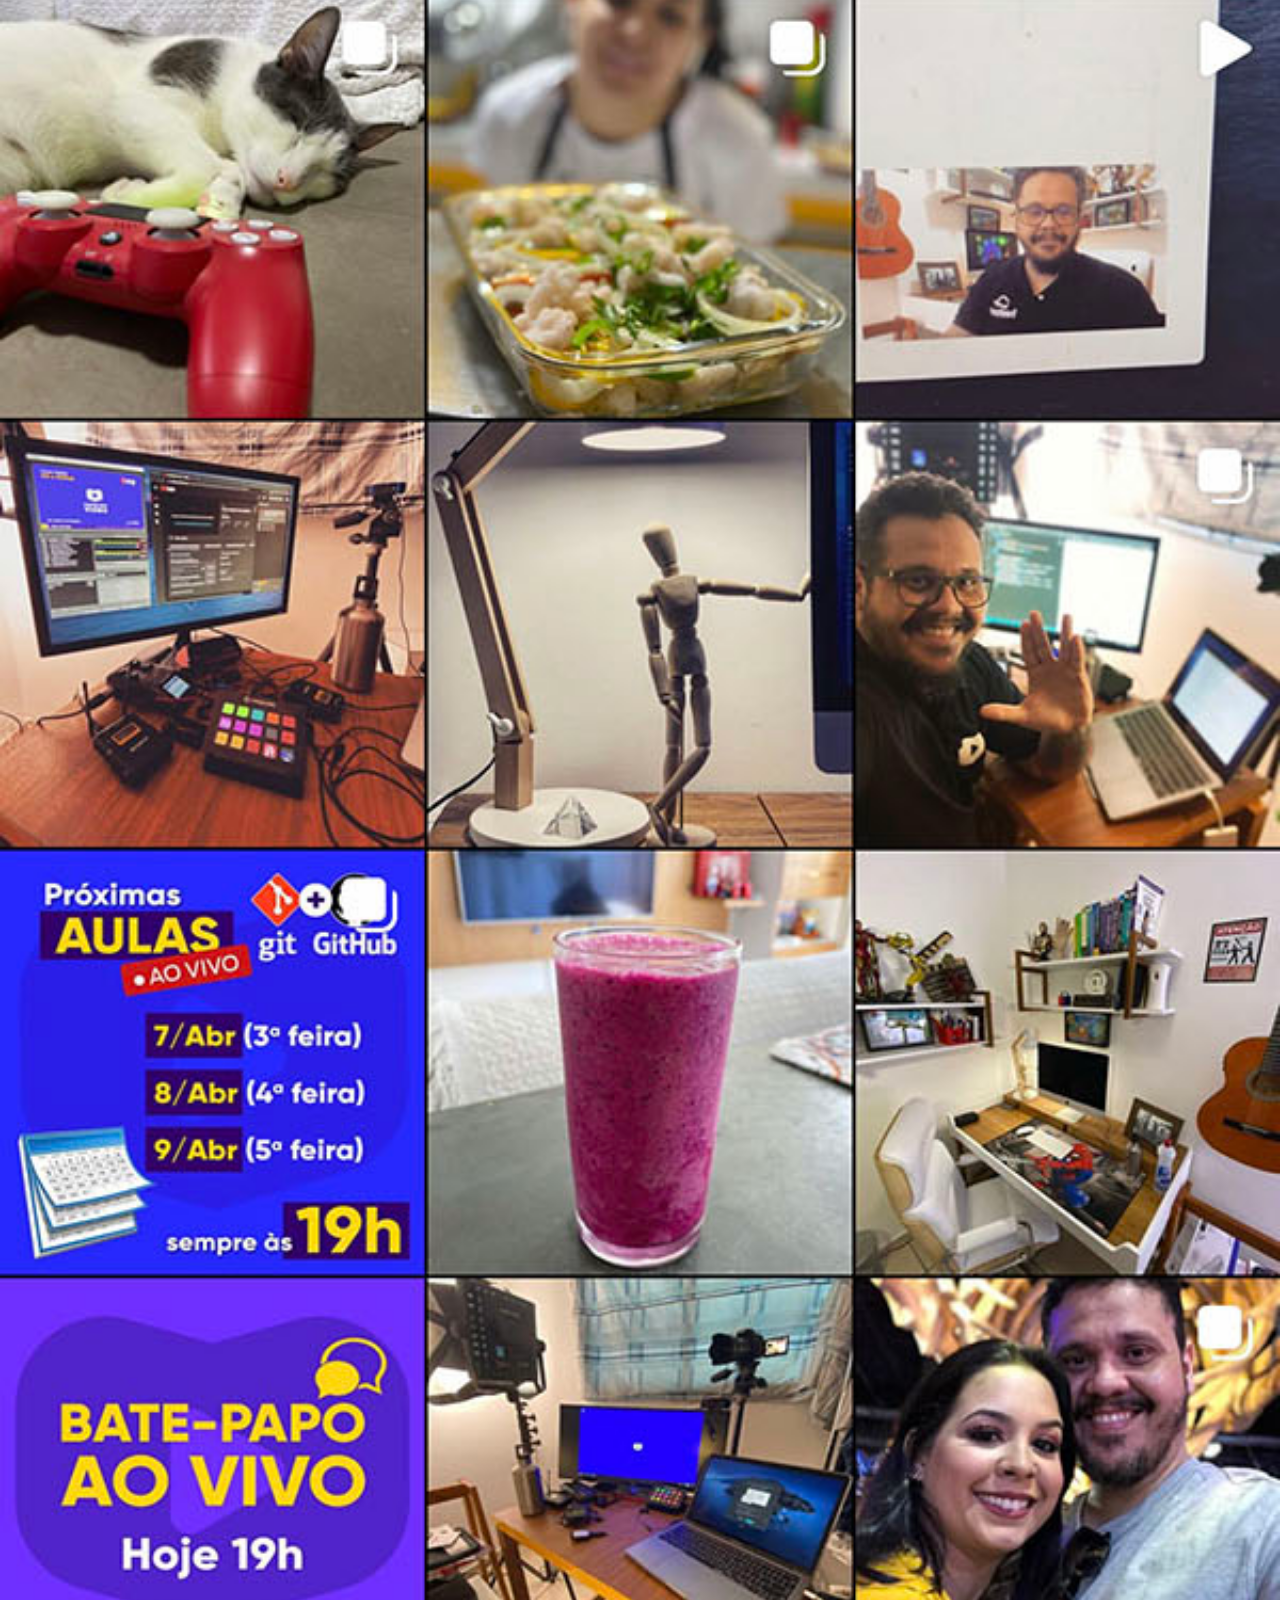
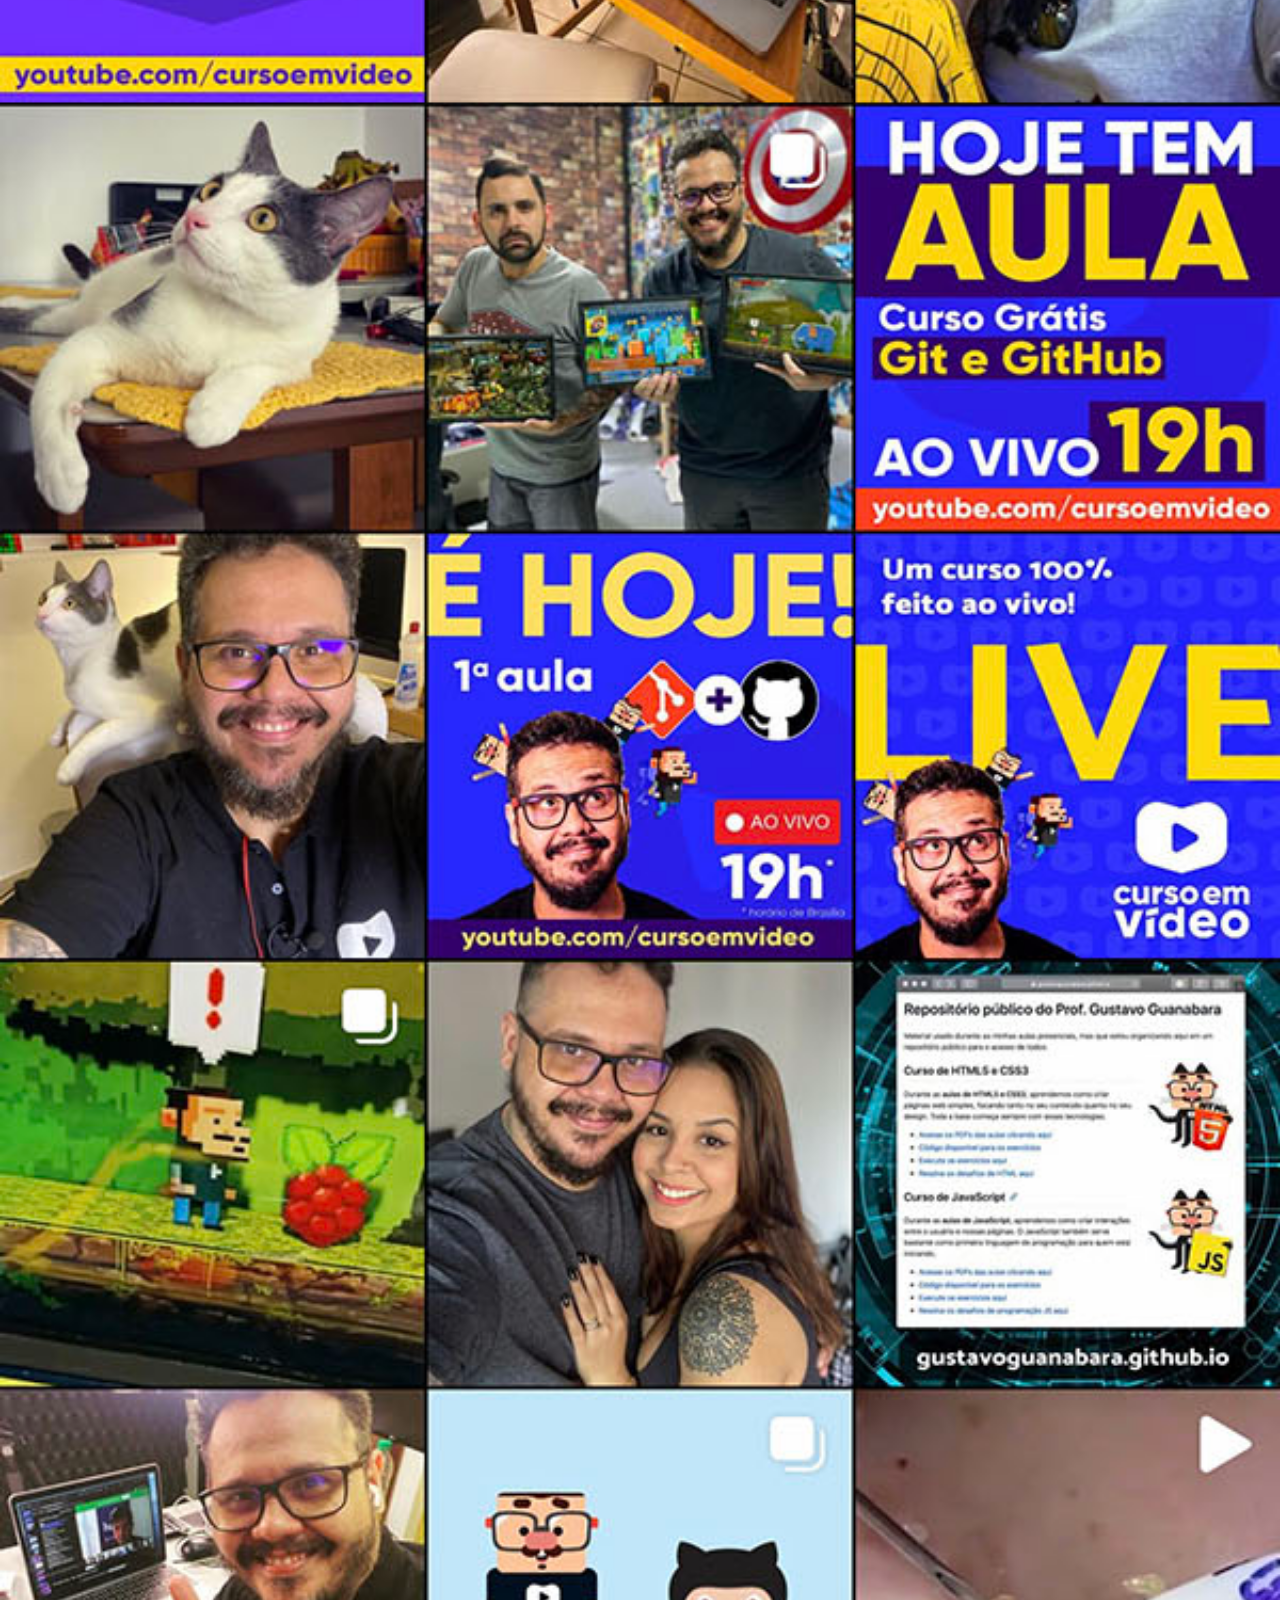
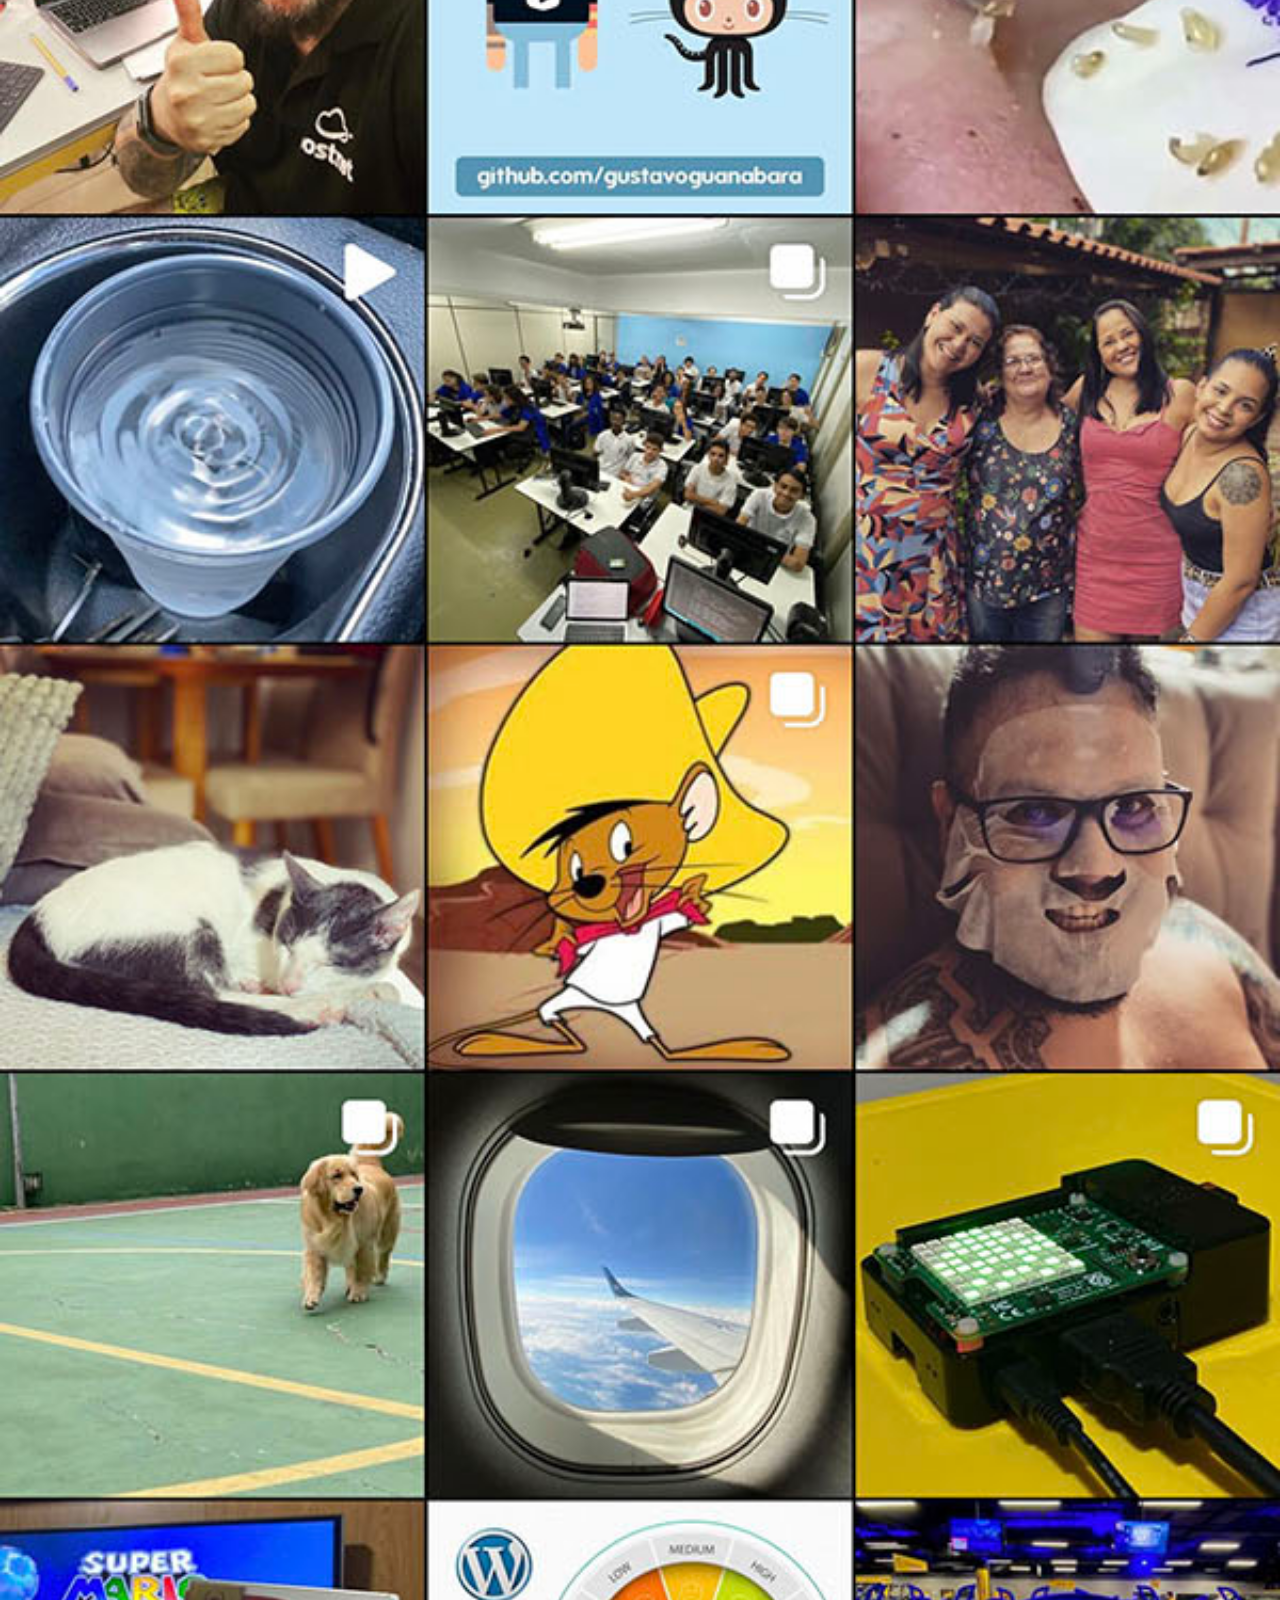
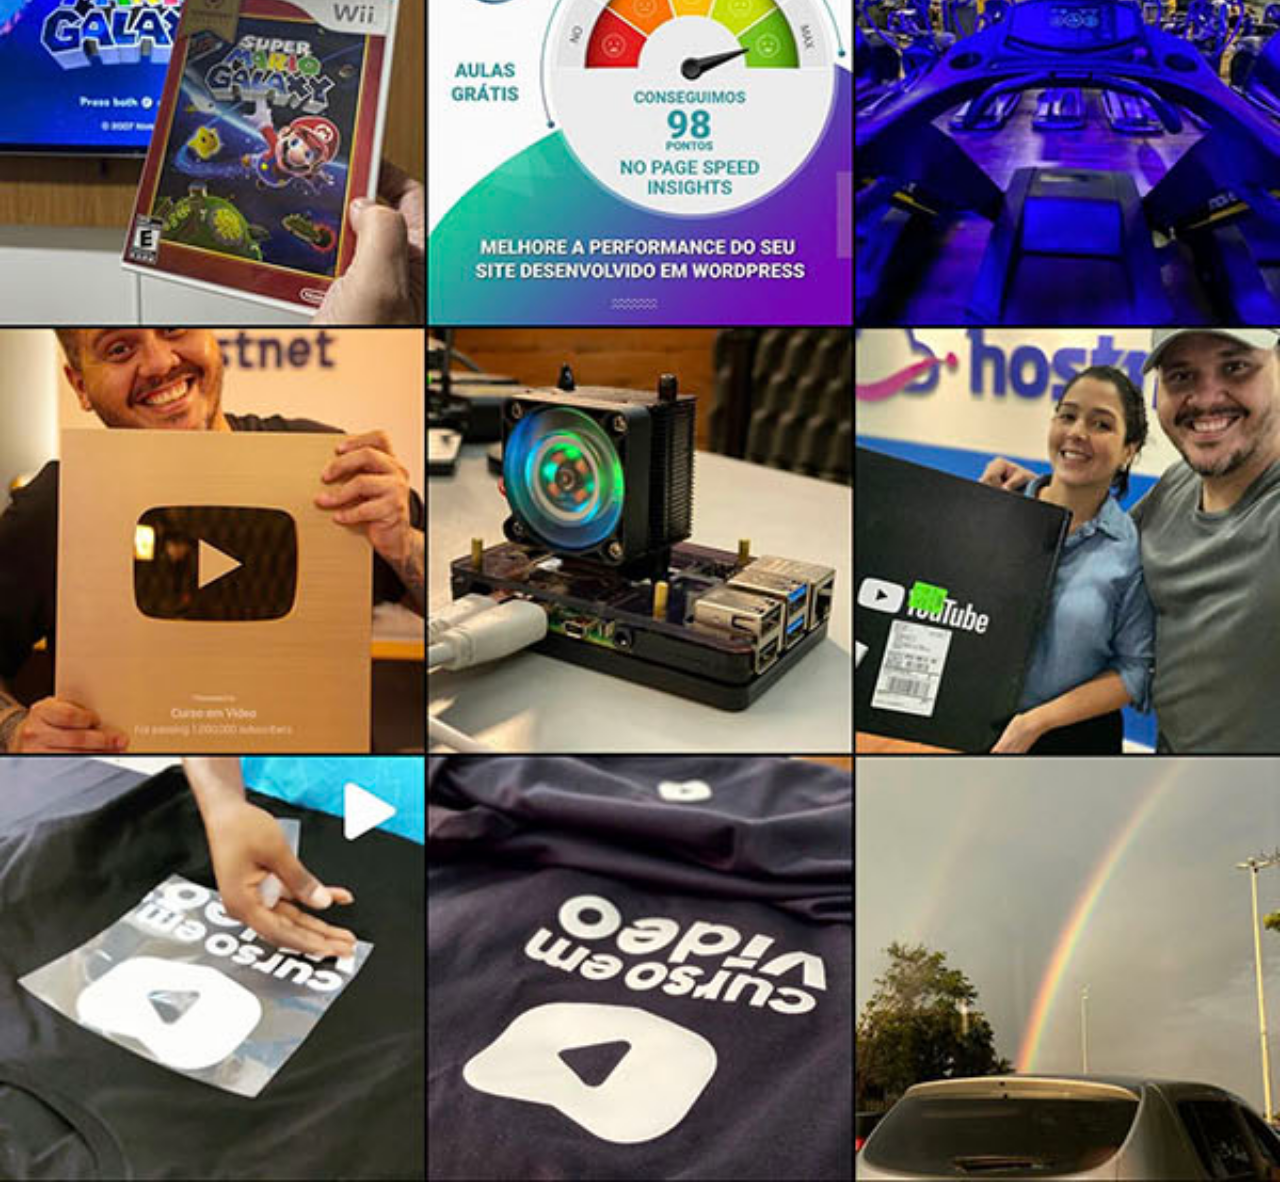
<file: desafio iphone/intagram.html>
<!DOCTYPE html>
<html lang="pt-br">
<head>
    <meta charset="UTF-8">
    <meta name="viewport" content="width=device-width, initial-scale=1.0">
    <title>Document</title>
    <style>

        *{
margin: 0px;
padding: 0px;

}

::-webkit-scrollbar{

    width: 0px;
    height: 0px;
}

        img{
            width: 100vw;
 }
    </style>
</head>
<body>
    <img src="pacote-d013/pacote-d013/imagens/tela-instagram.jpg" alt="">
</body>
</html>
</file>
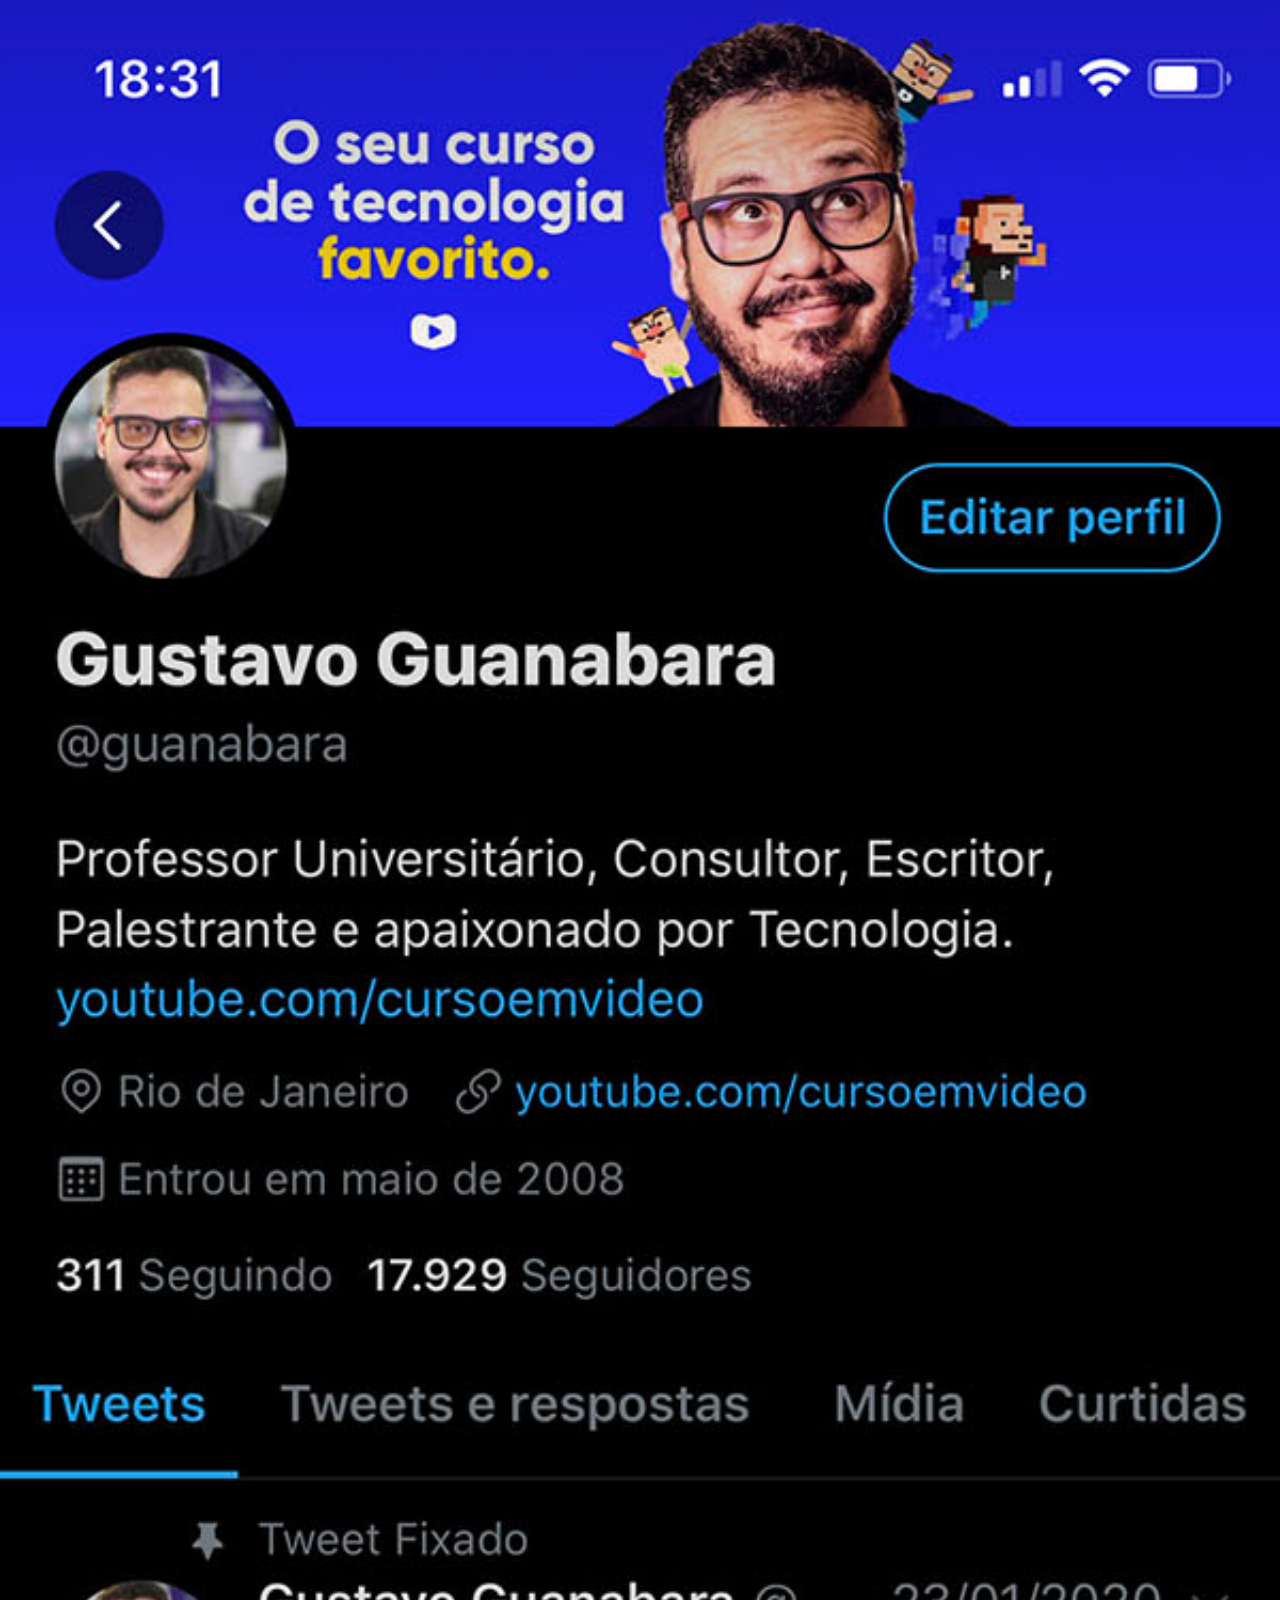
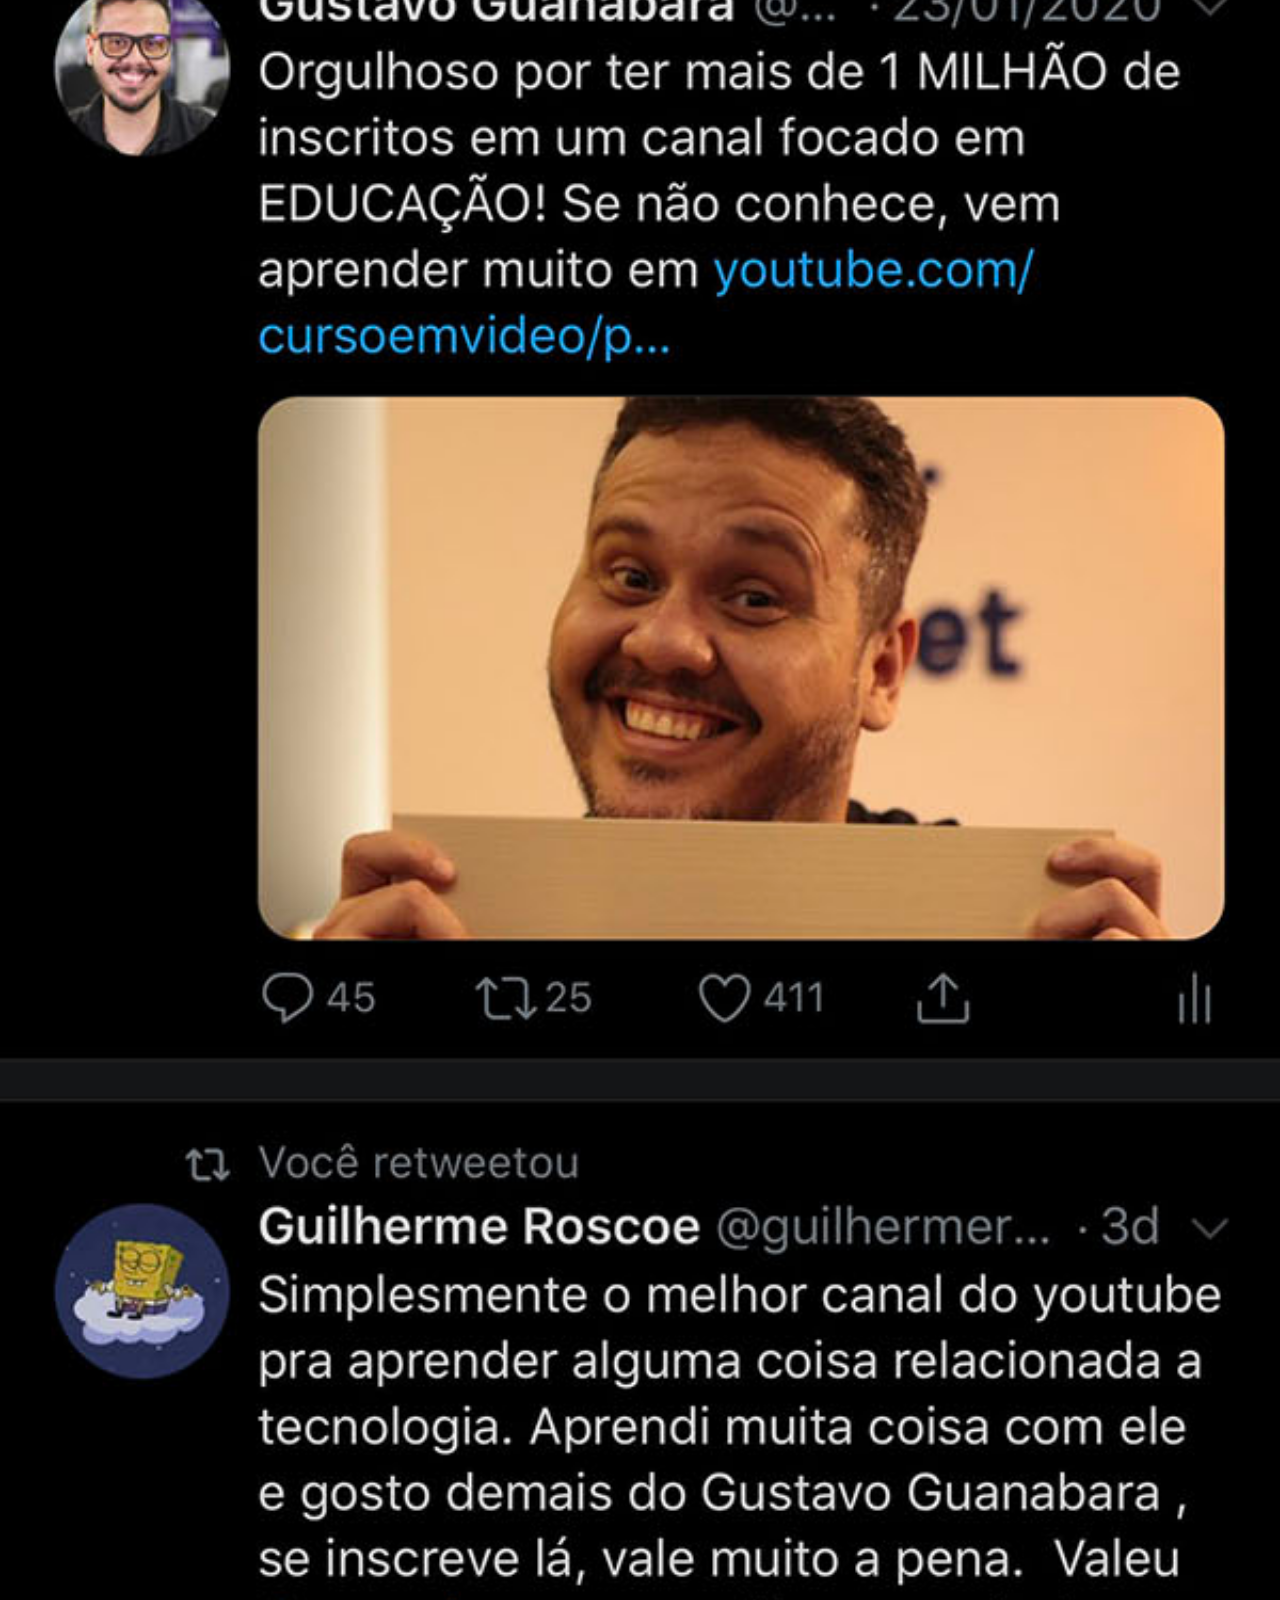
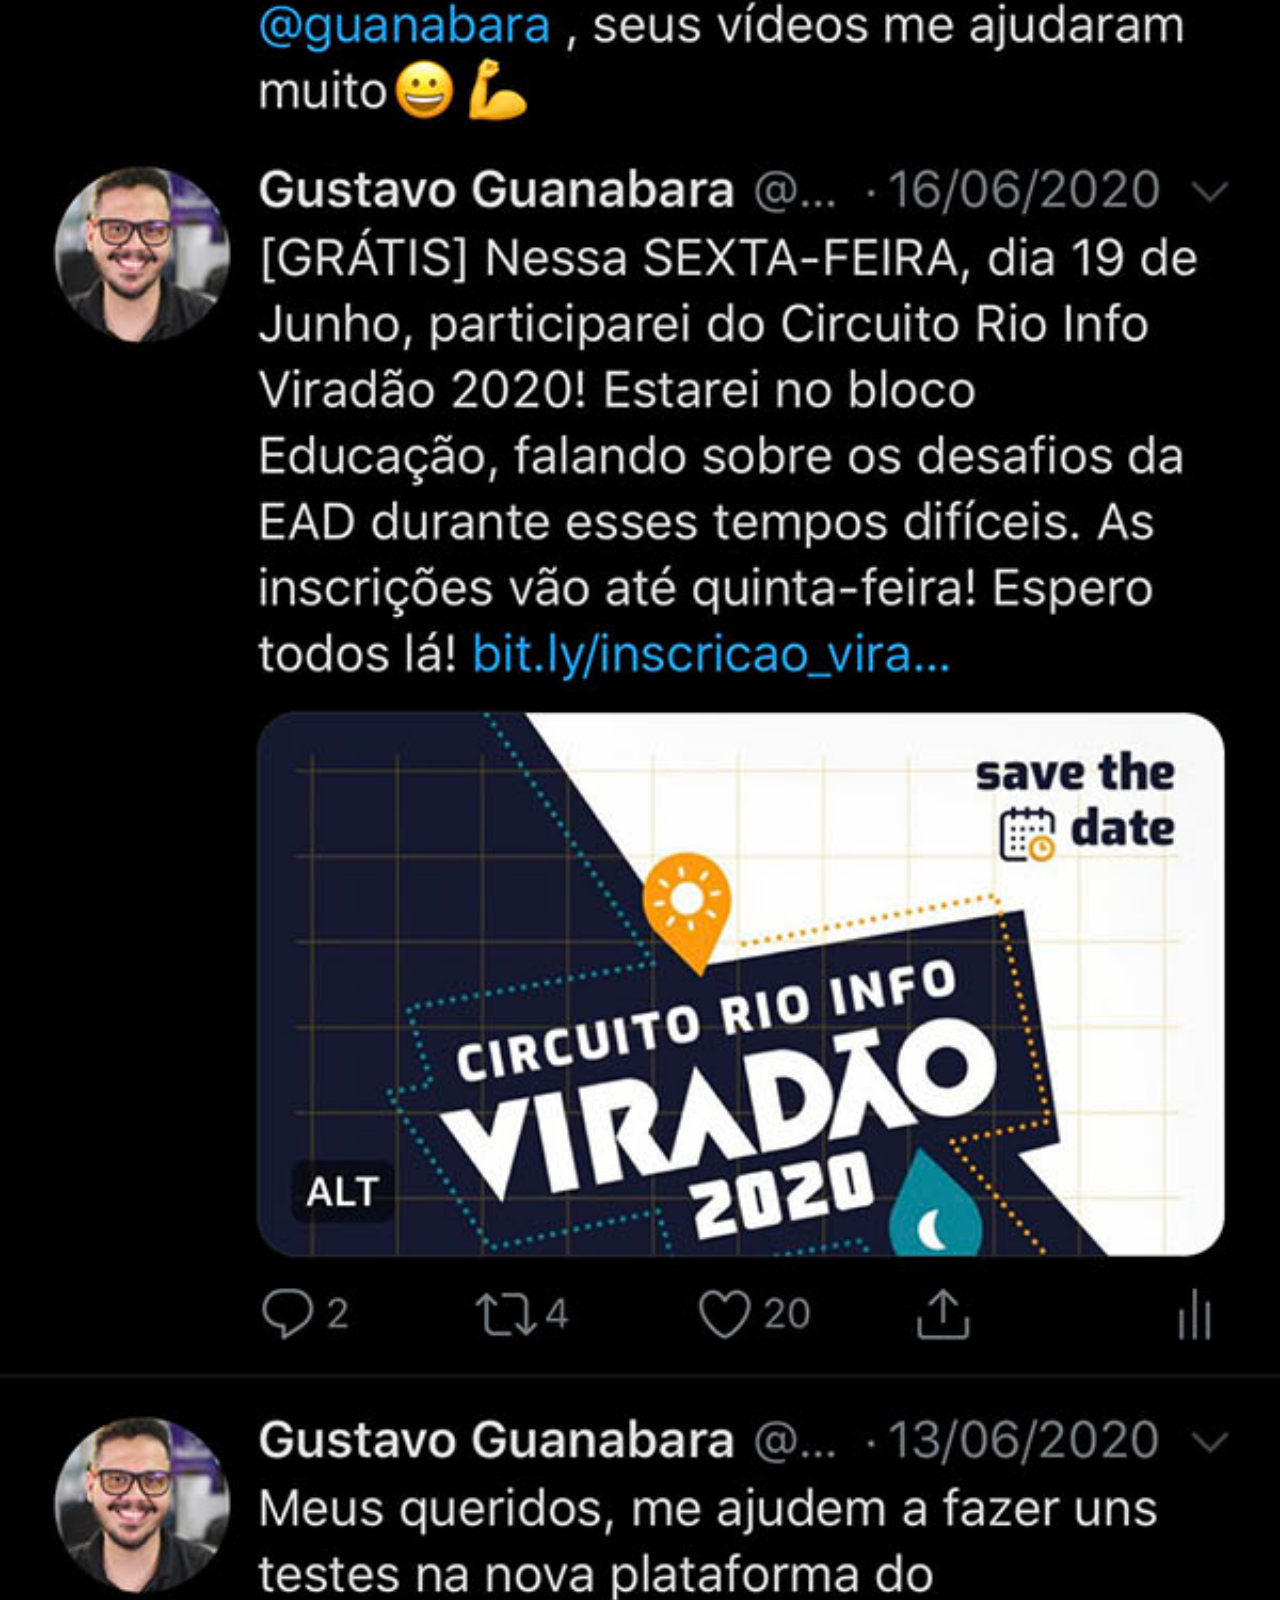
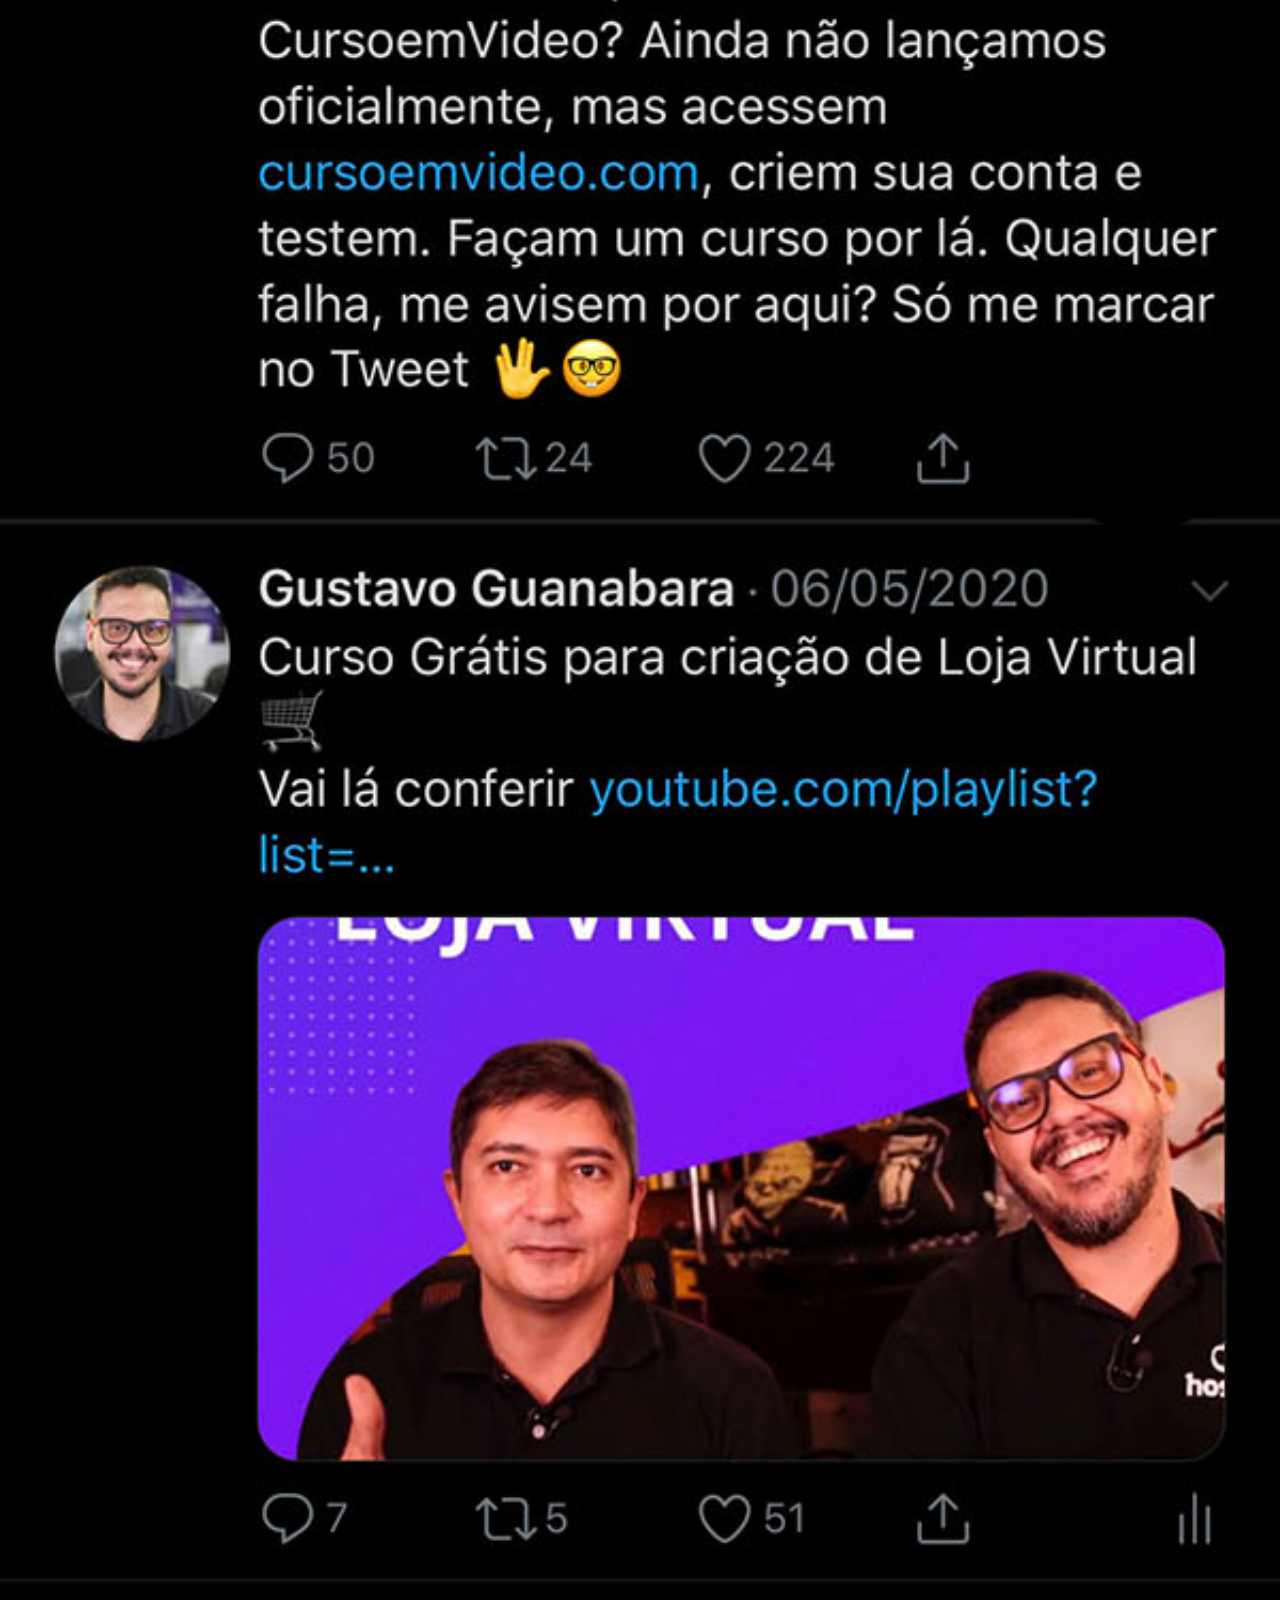
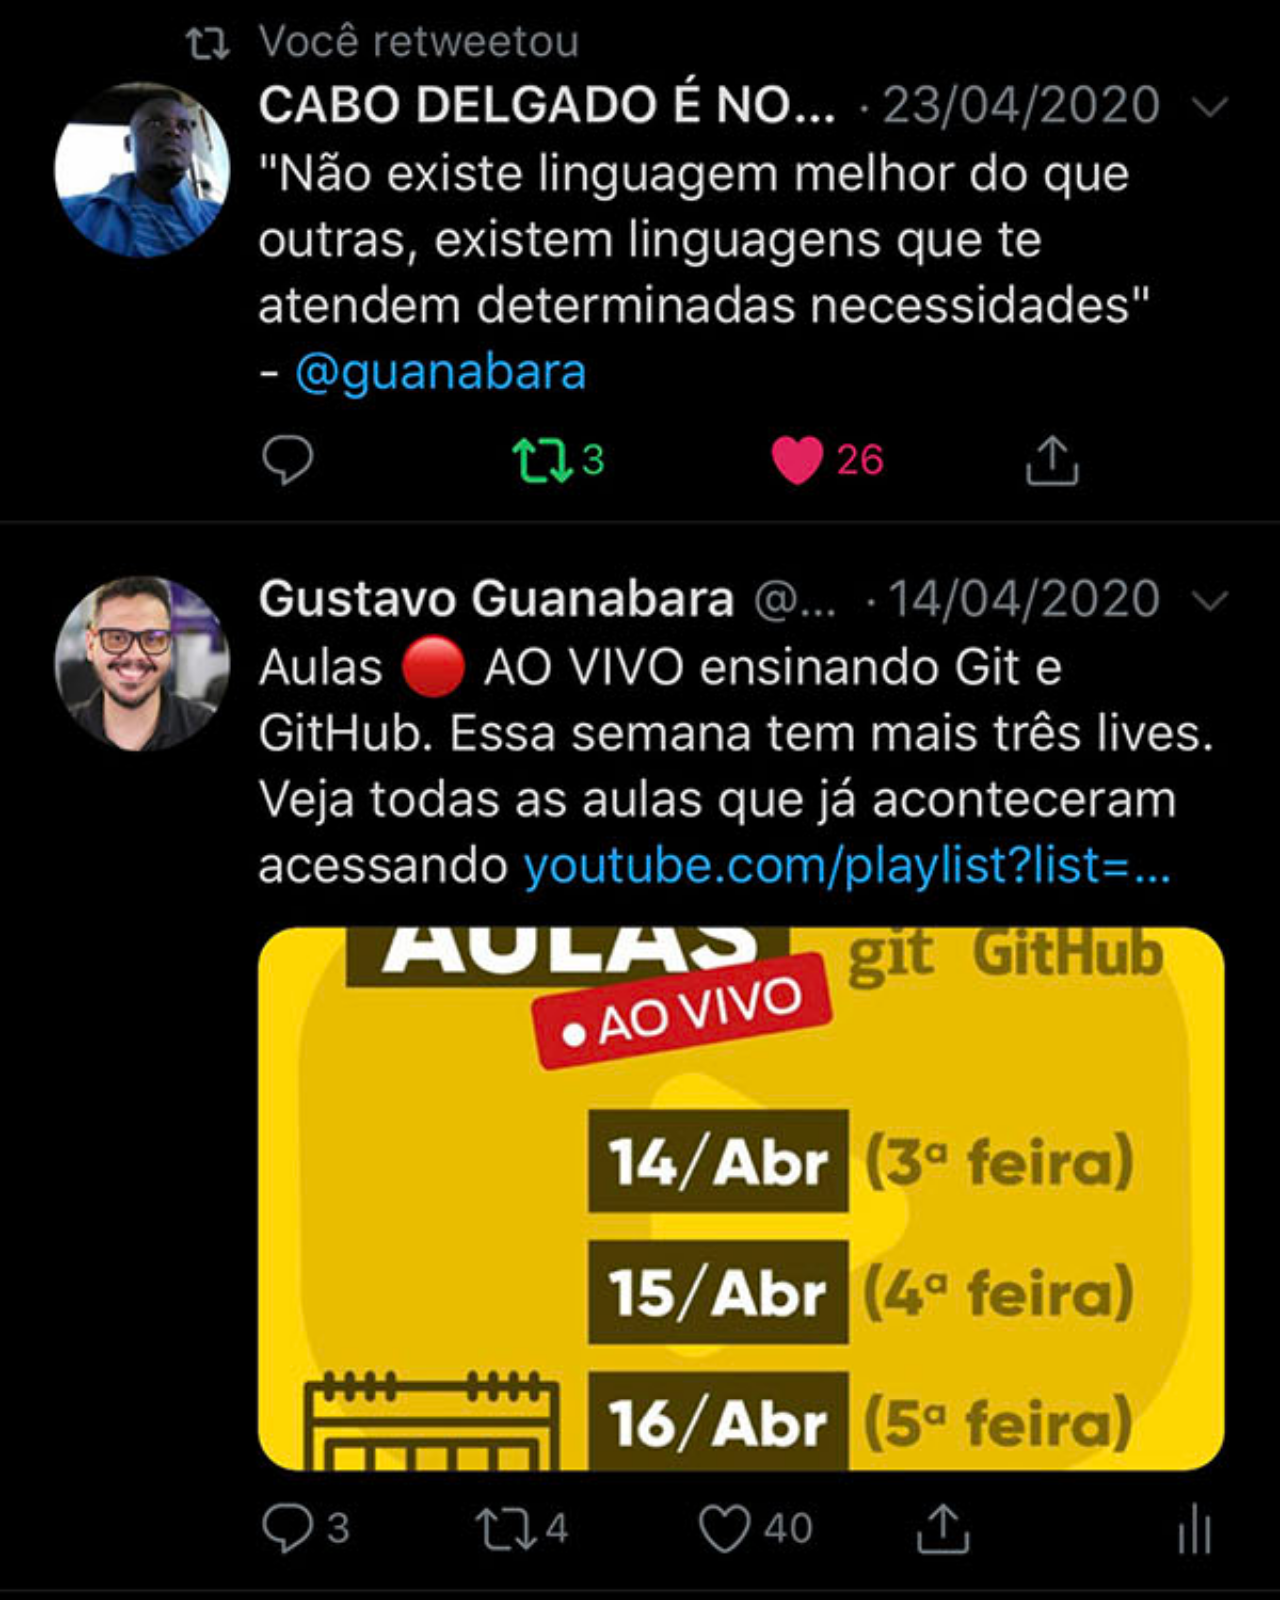
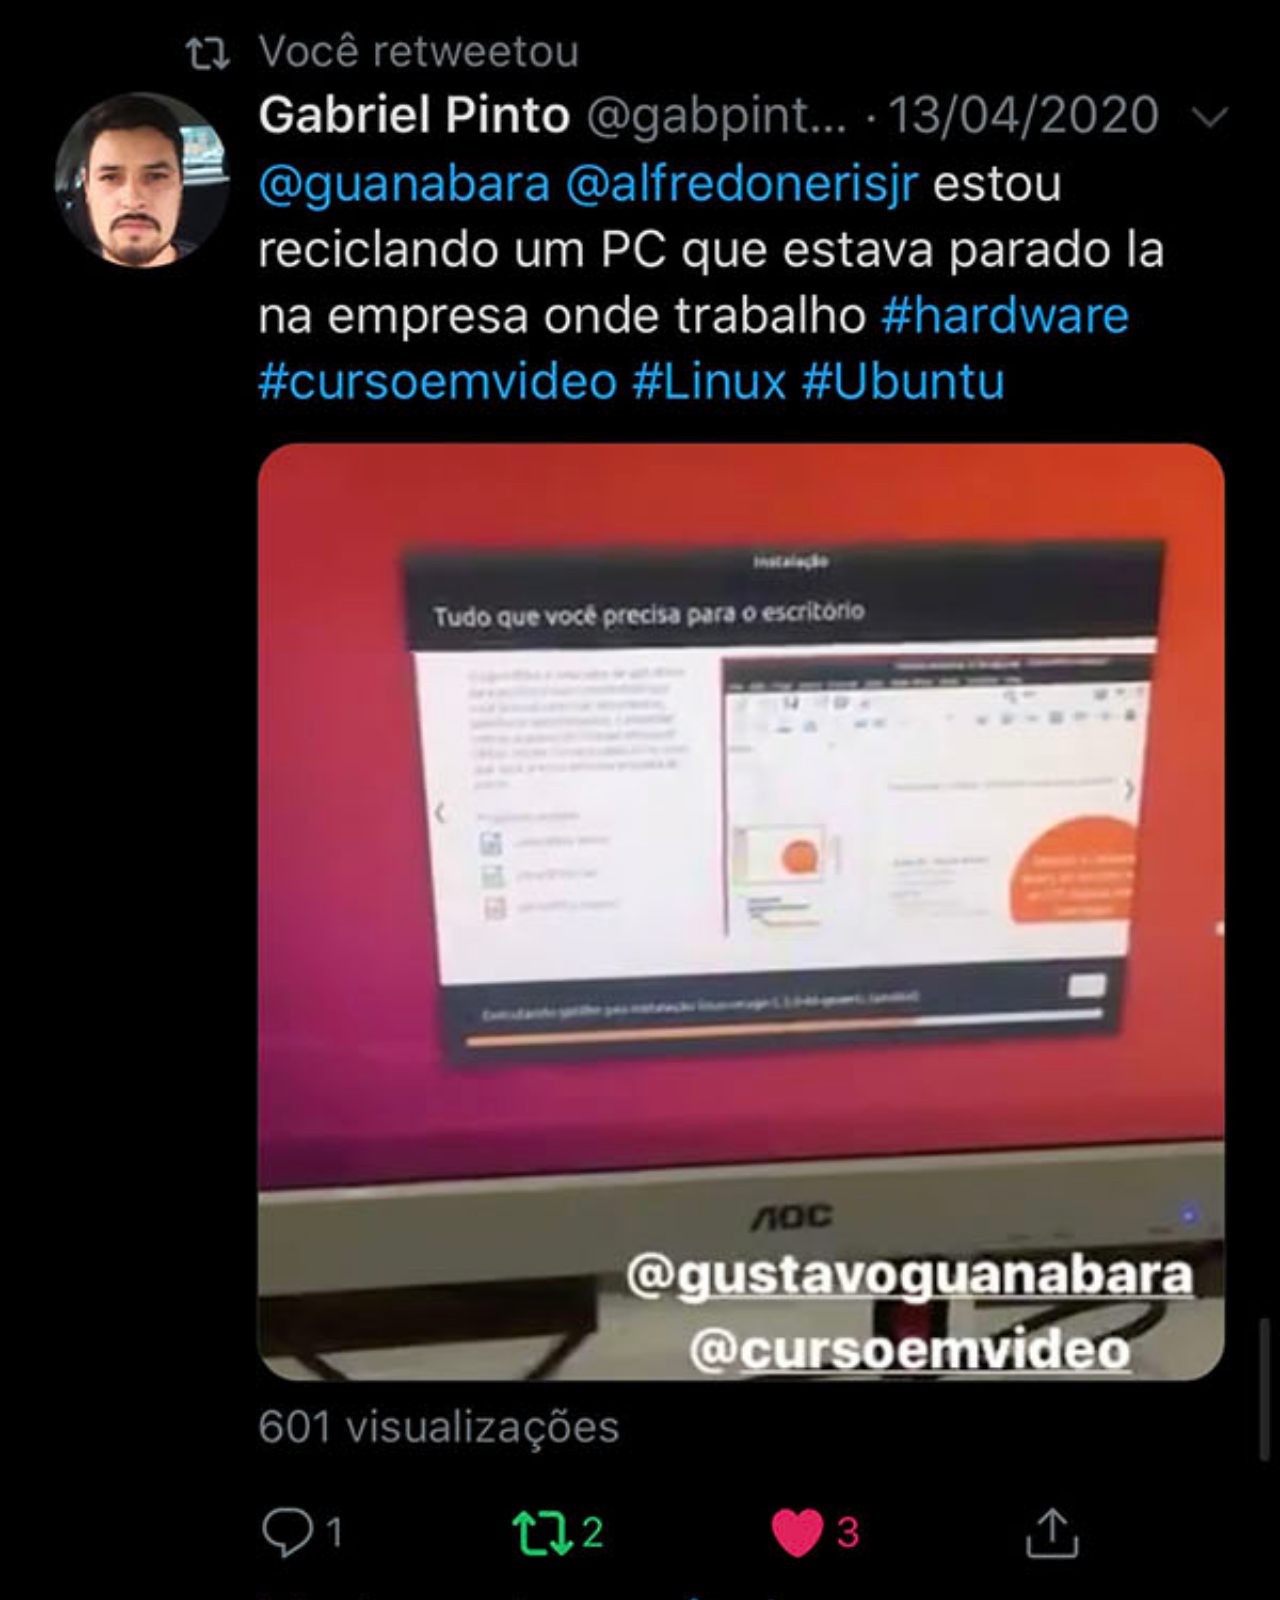
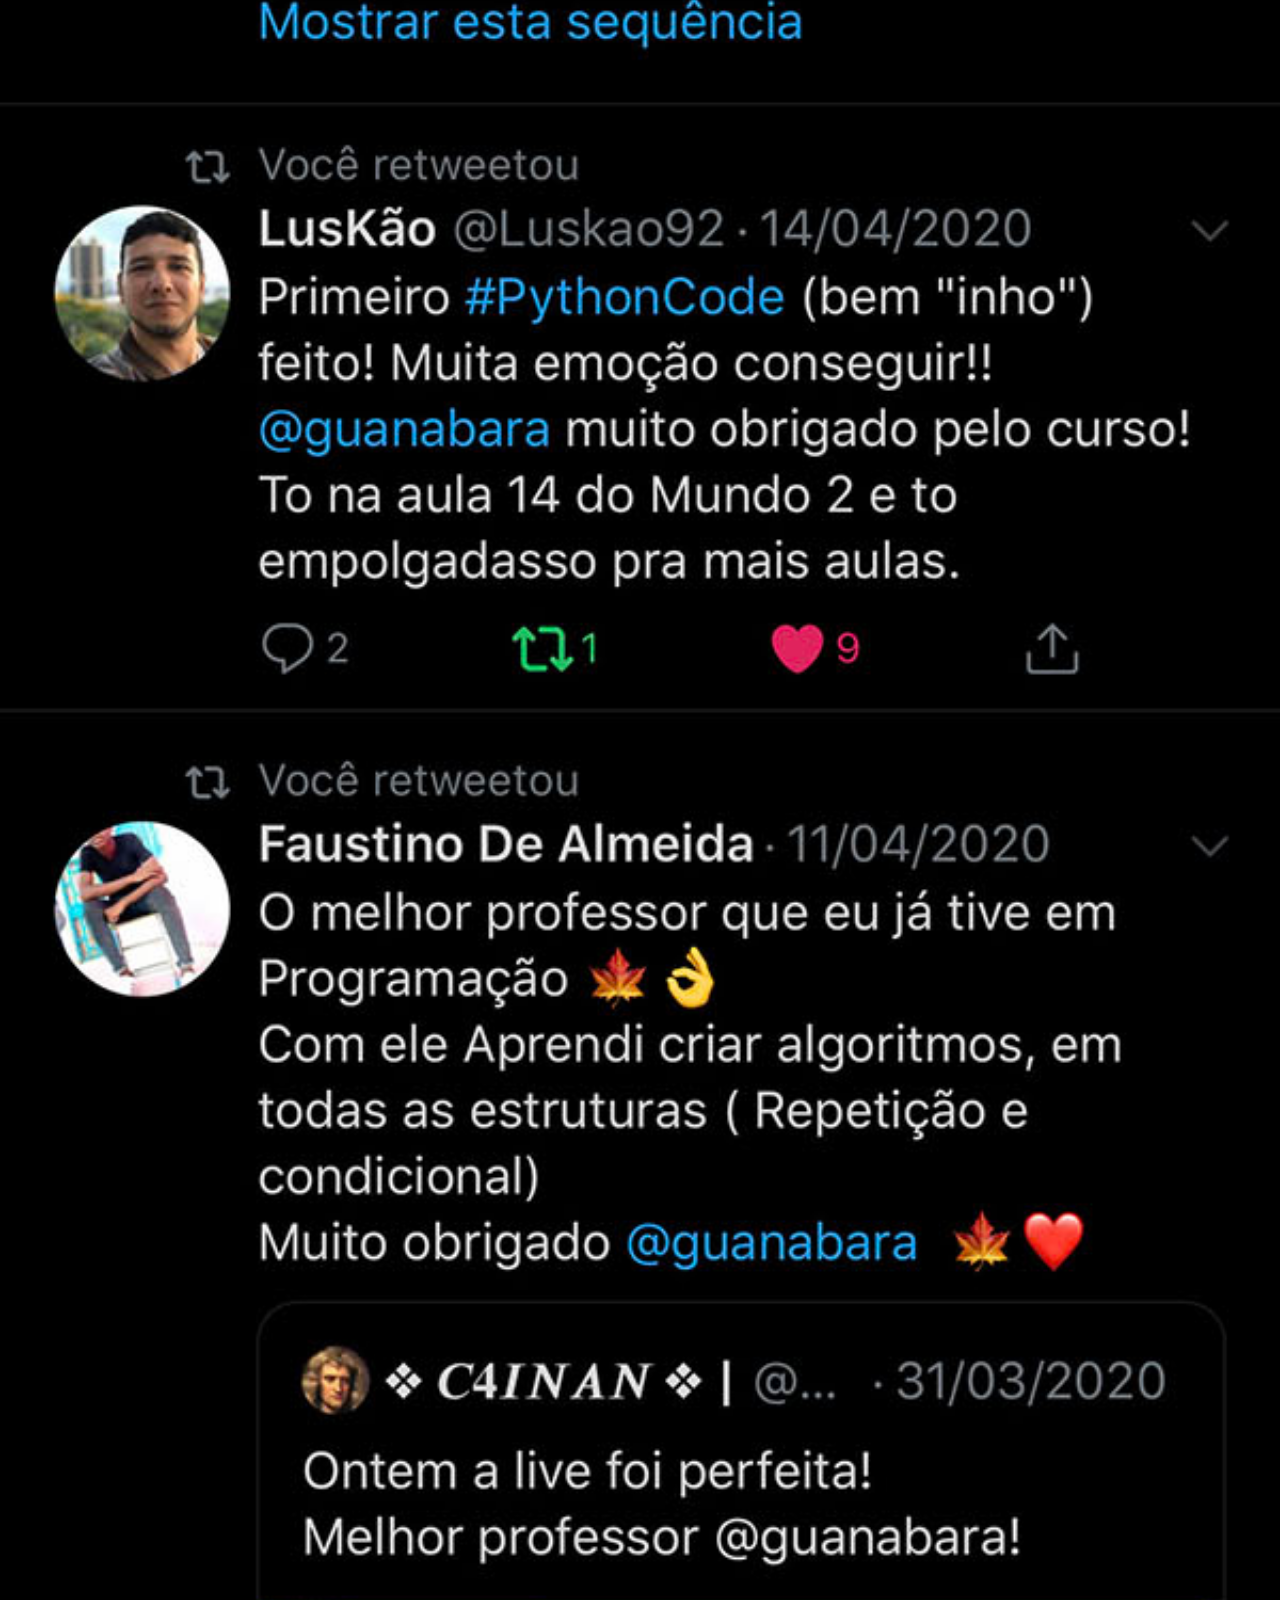
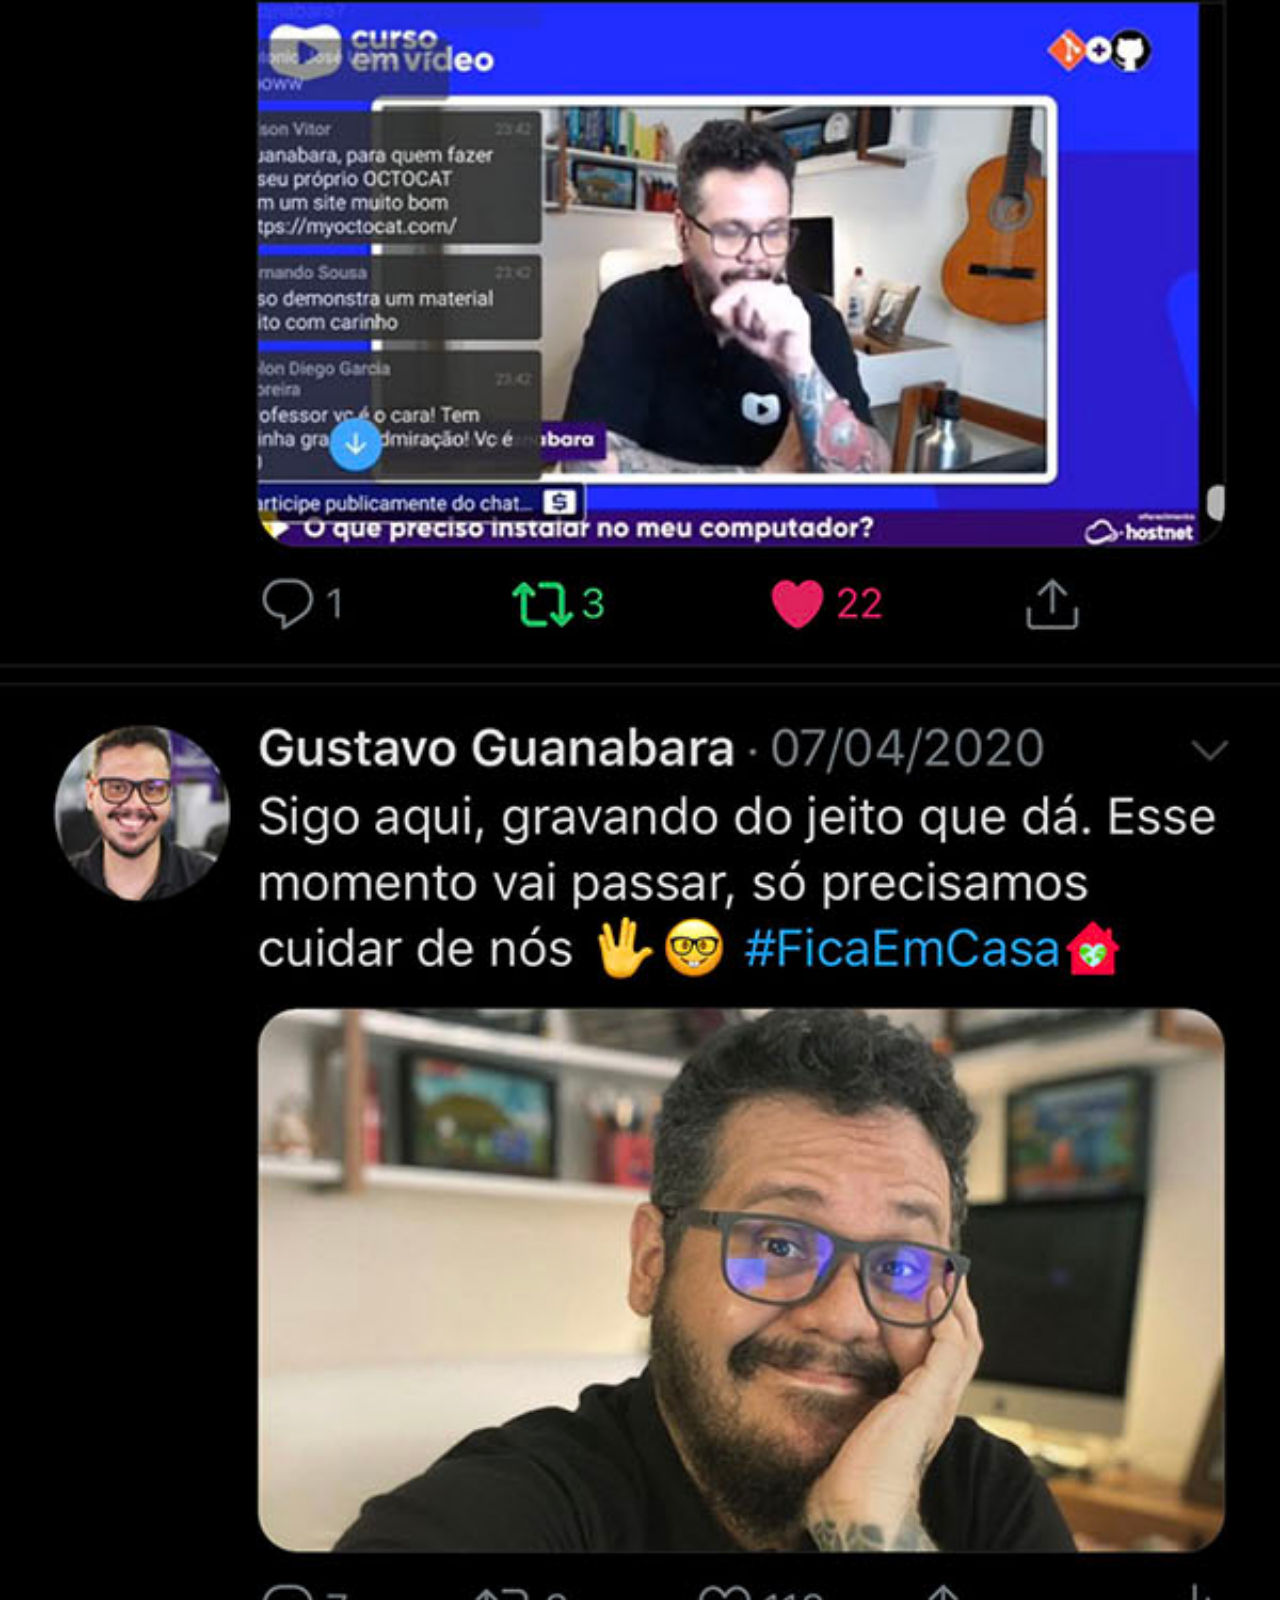
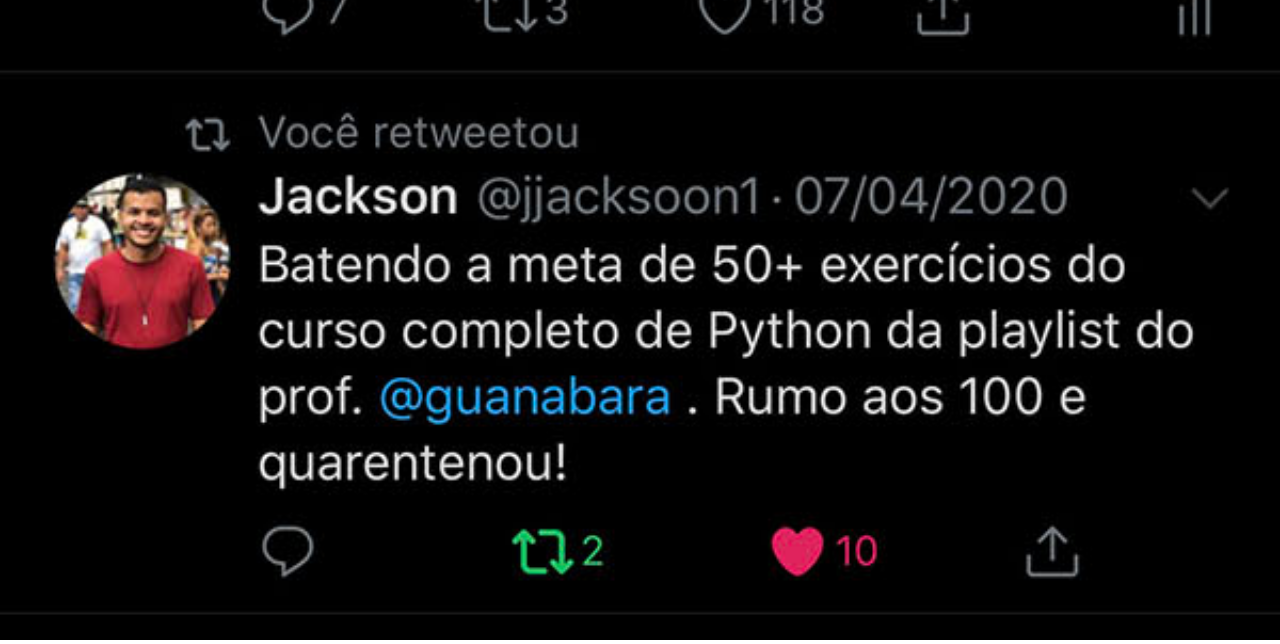
<file: desafio iphone/twitter.html>
<!DOCTYPE html>
<html lang="pt-br">
<head>
    <meta charset="UTF-8">
    <meta name="viewport" content="width=device-width, initial-scale=1.0">
    <title>Document</title>
    <style>

        *{
margin: 0px;
padding: 0px;

}

::-webkit-scrollbar{

    width: 0px;
    height: 0px;
}

        img{
            width: 100vw;
 }
    </style>
</head>
<body>
    <img src="pacote-d013/pacote-d013/imagens/tela-twitter.jpg" alt="">
</body>
</html>
</file>
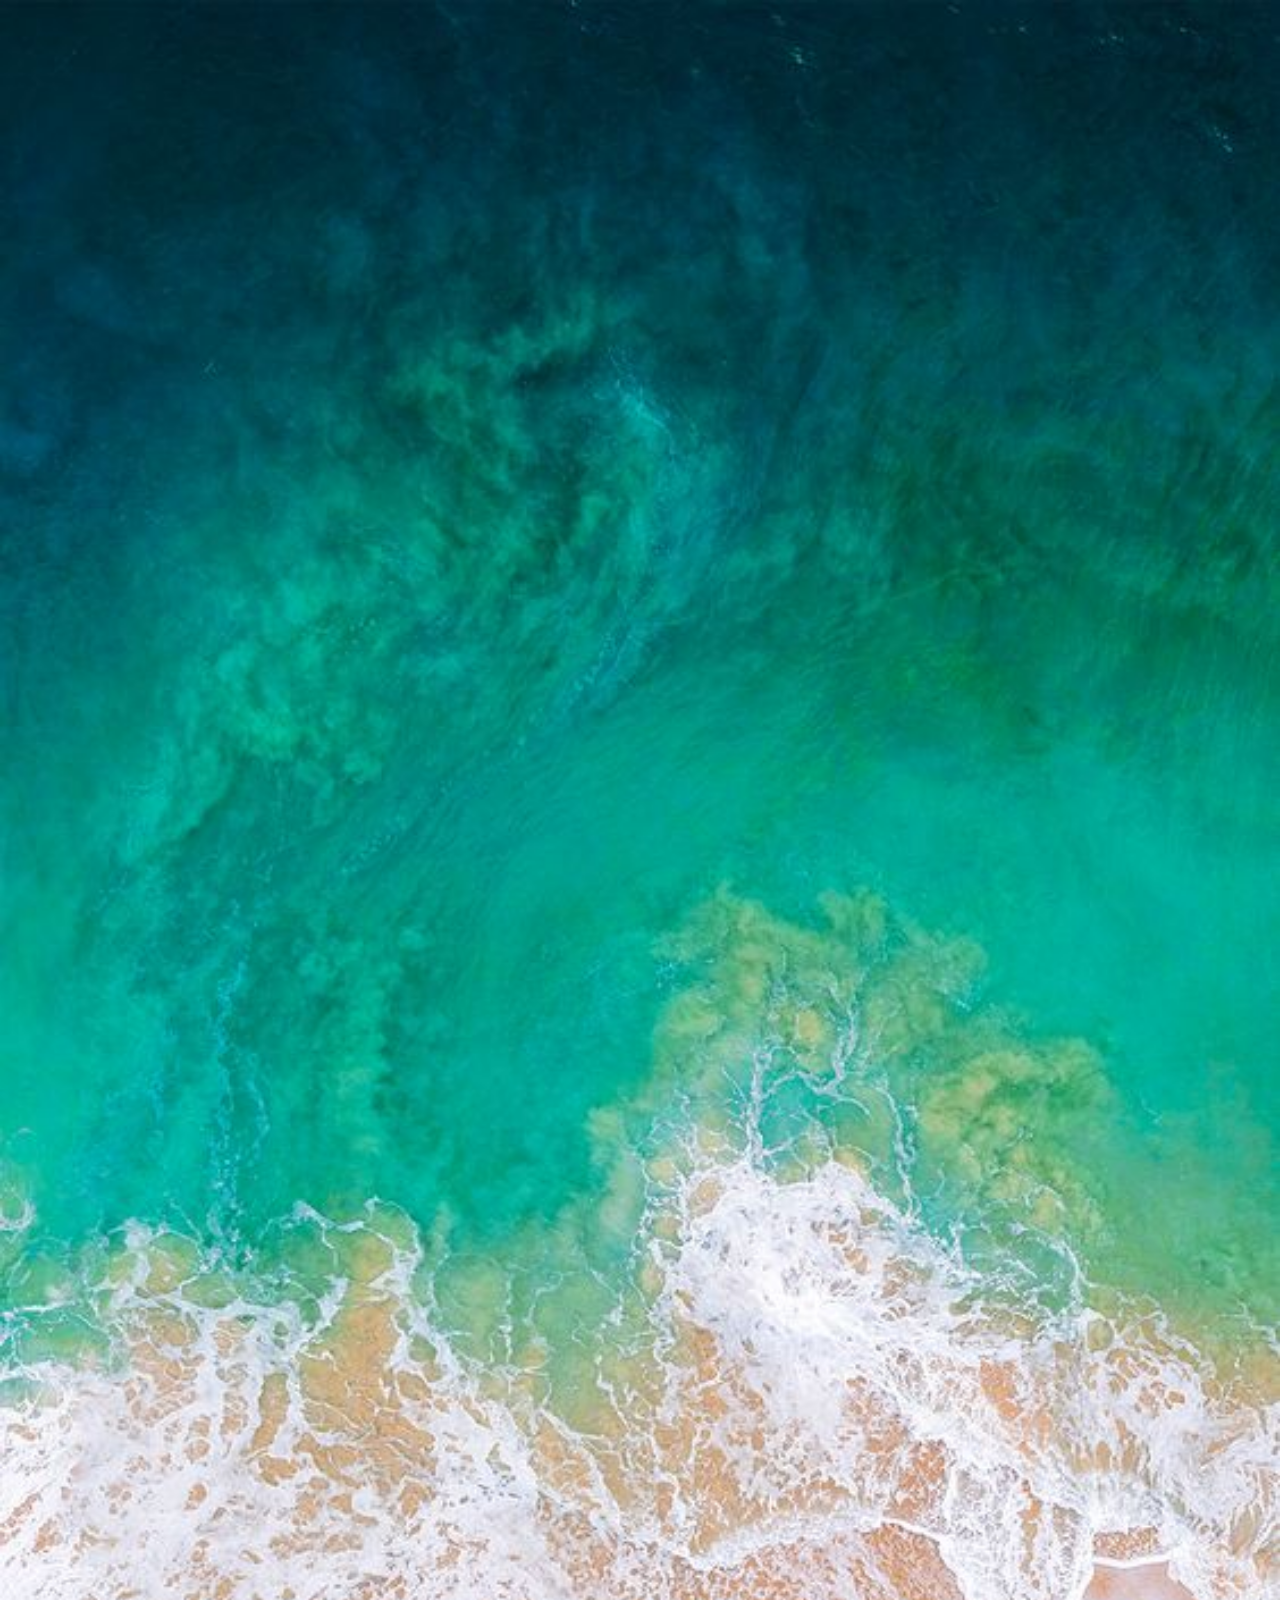
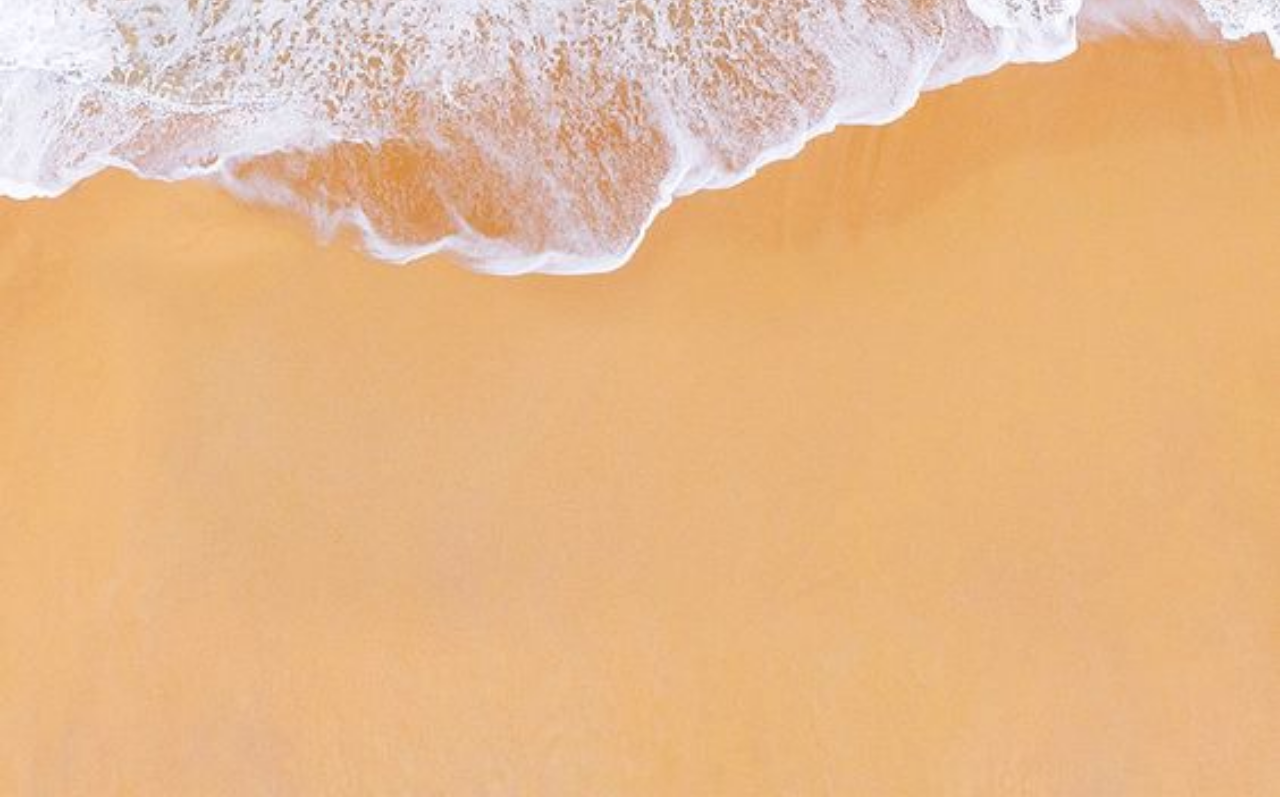
<file: desafio iphone/wallpeper.html>
<!DOCTYPE html>
<html lang="pt-br">
<head>
    <meta charset="UTF-8">
    <meta name="viewport" content="width=device-width, initial-scale=1.0">
    <title>Wallpepper</title>
    <style>
           *{
margin: 0px;
padding: 0px;

}

::-webkit-scrollbar{
    width: 0px;
    height: 0px;
}

        img{
            width: 100vw;
 }
    </style>
</head>
<body>
    <img src="pacote-d013/pacote-d013/imagens/wallppeper.jpg" alt="">
</body>
</html>
</file>
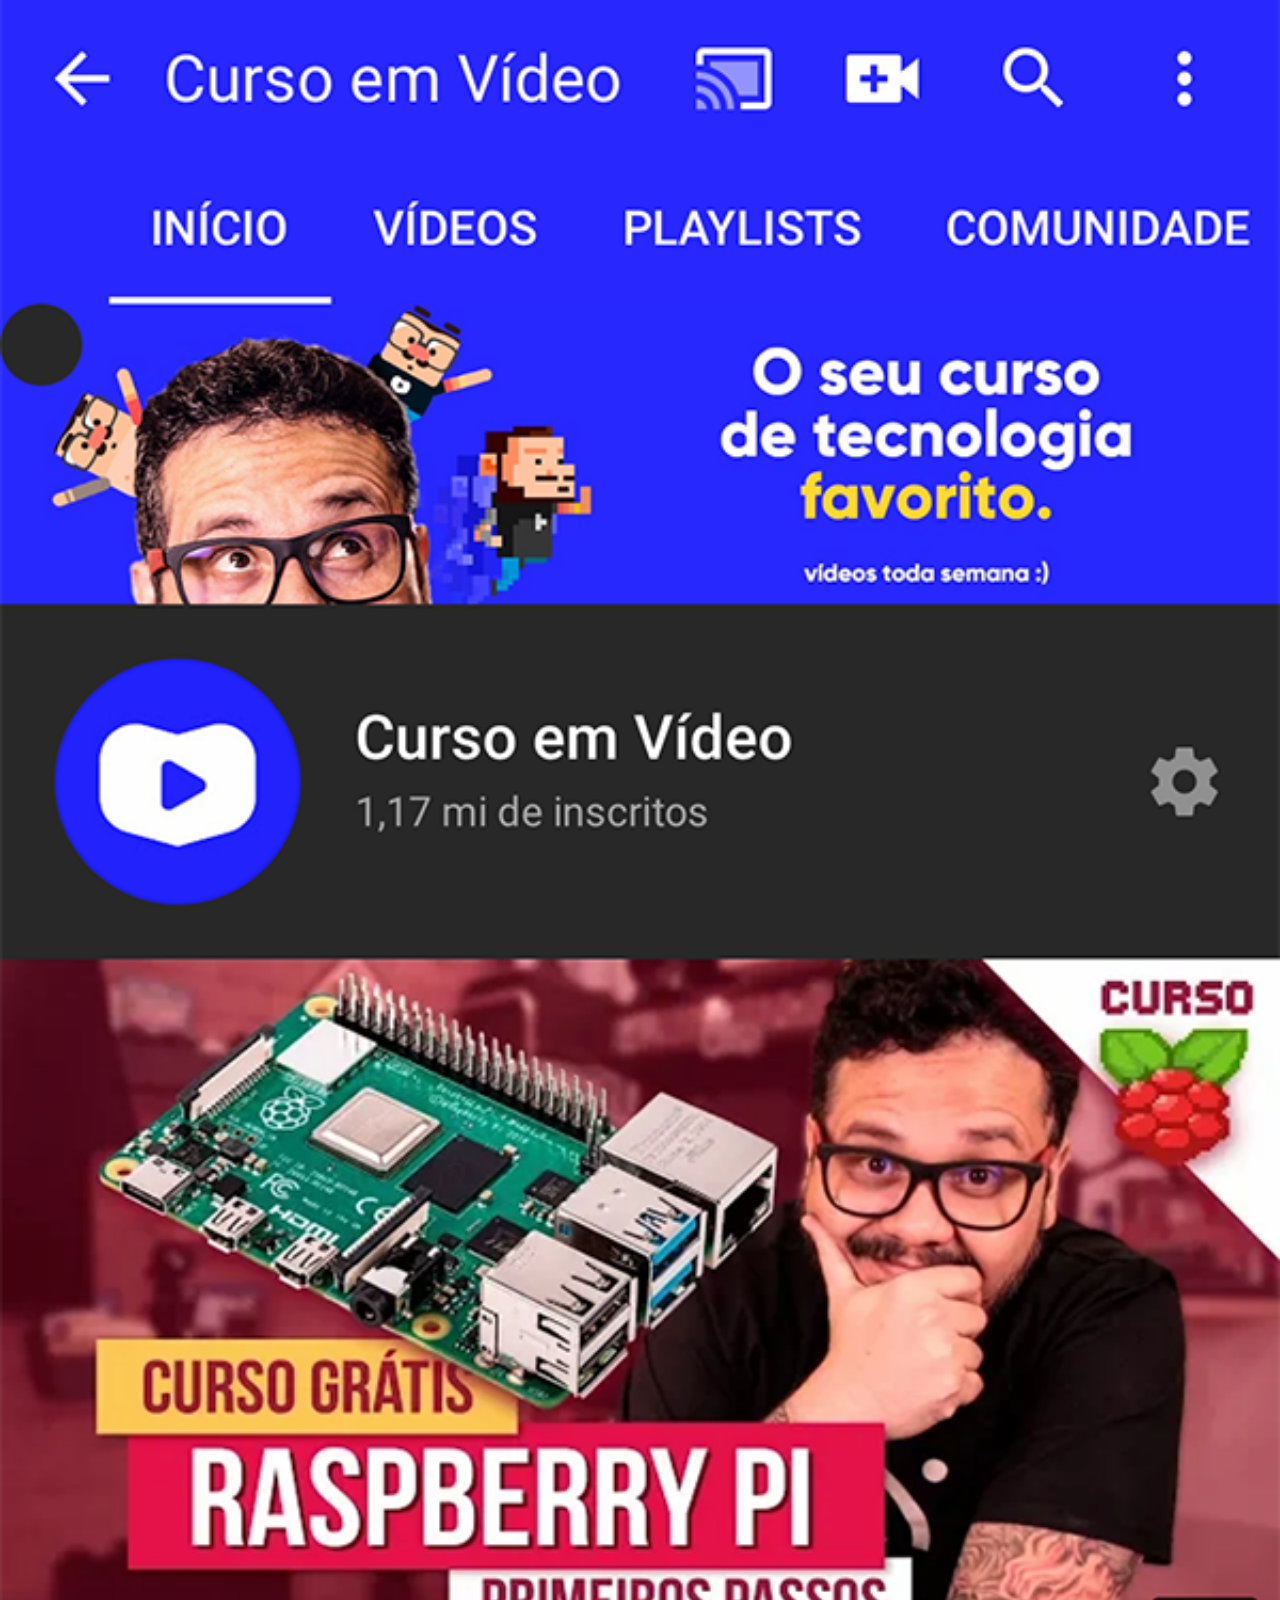
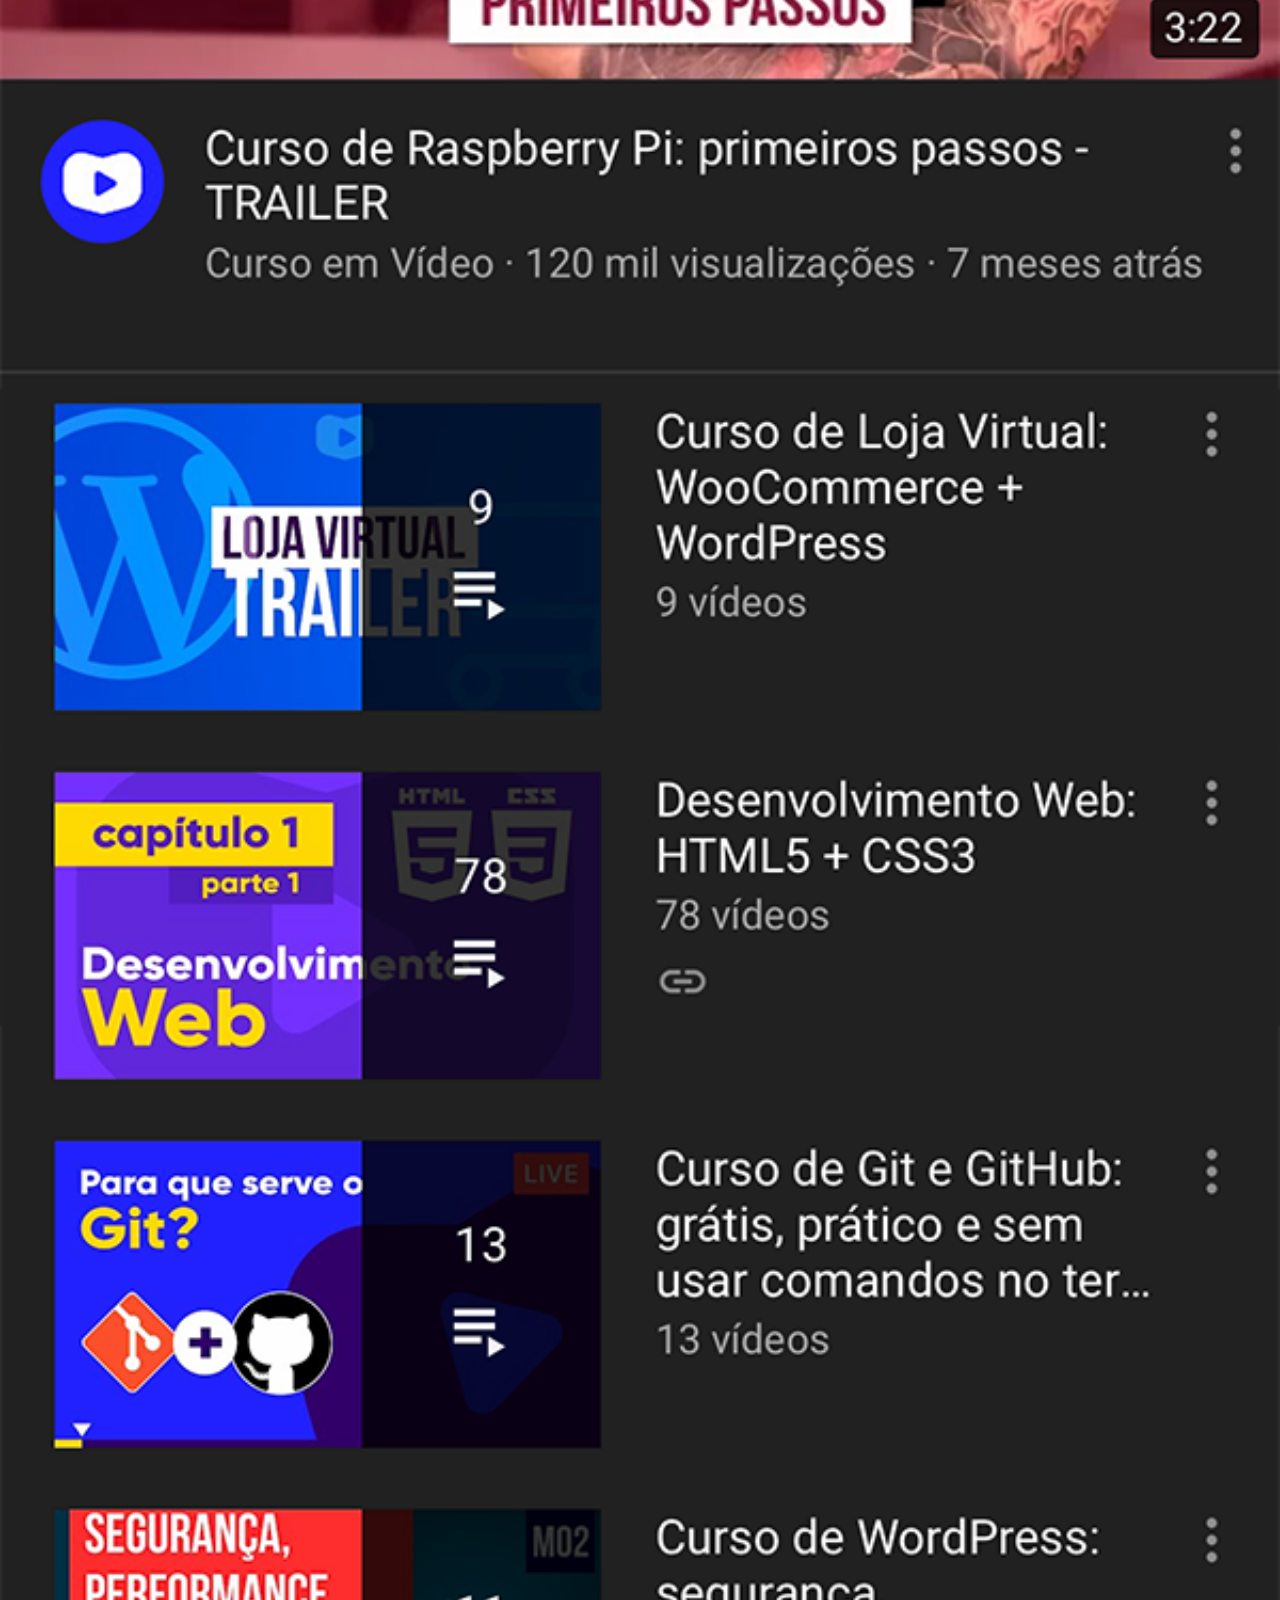
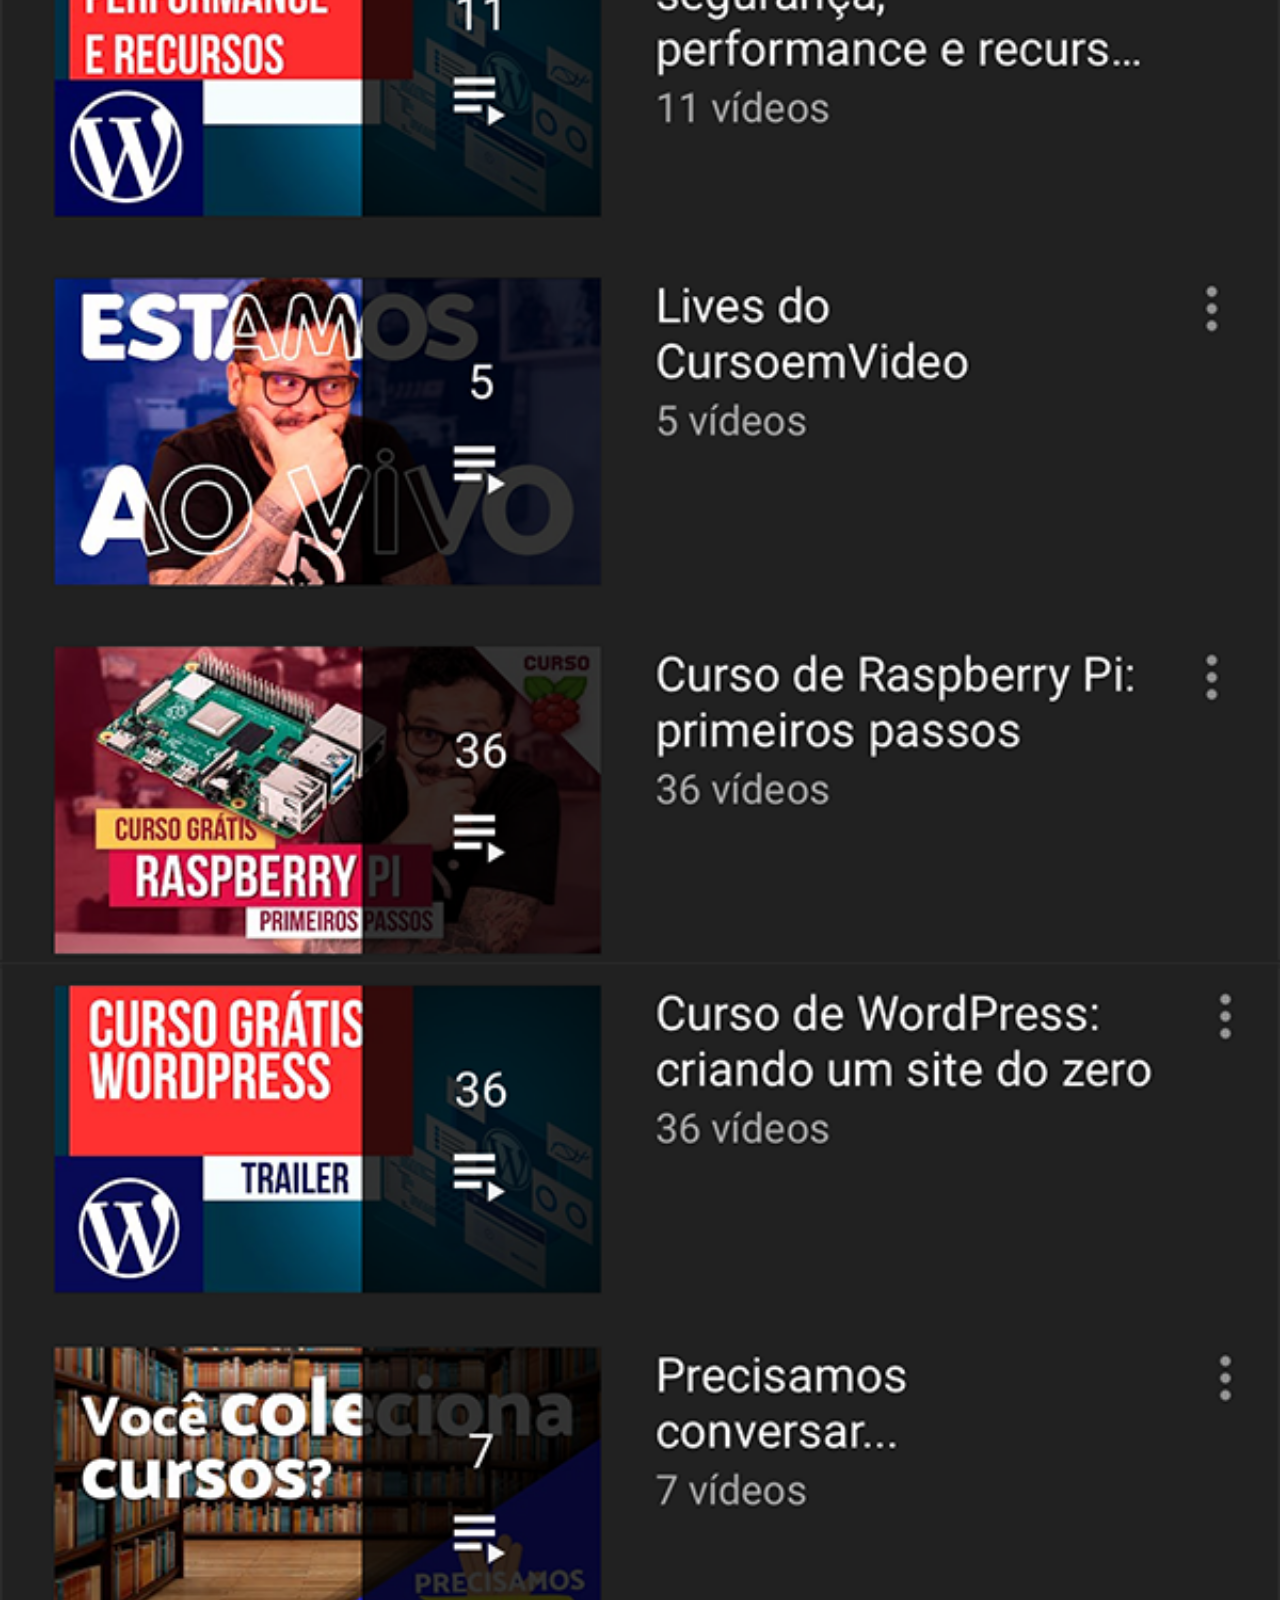
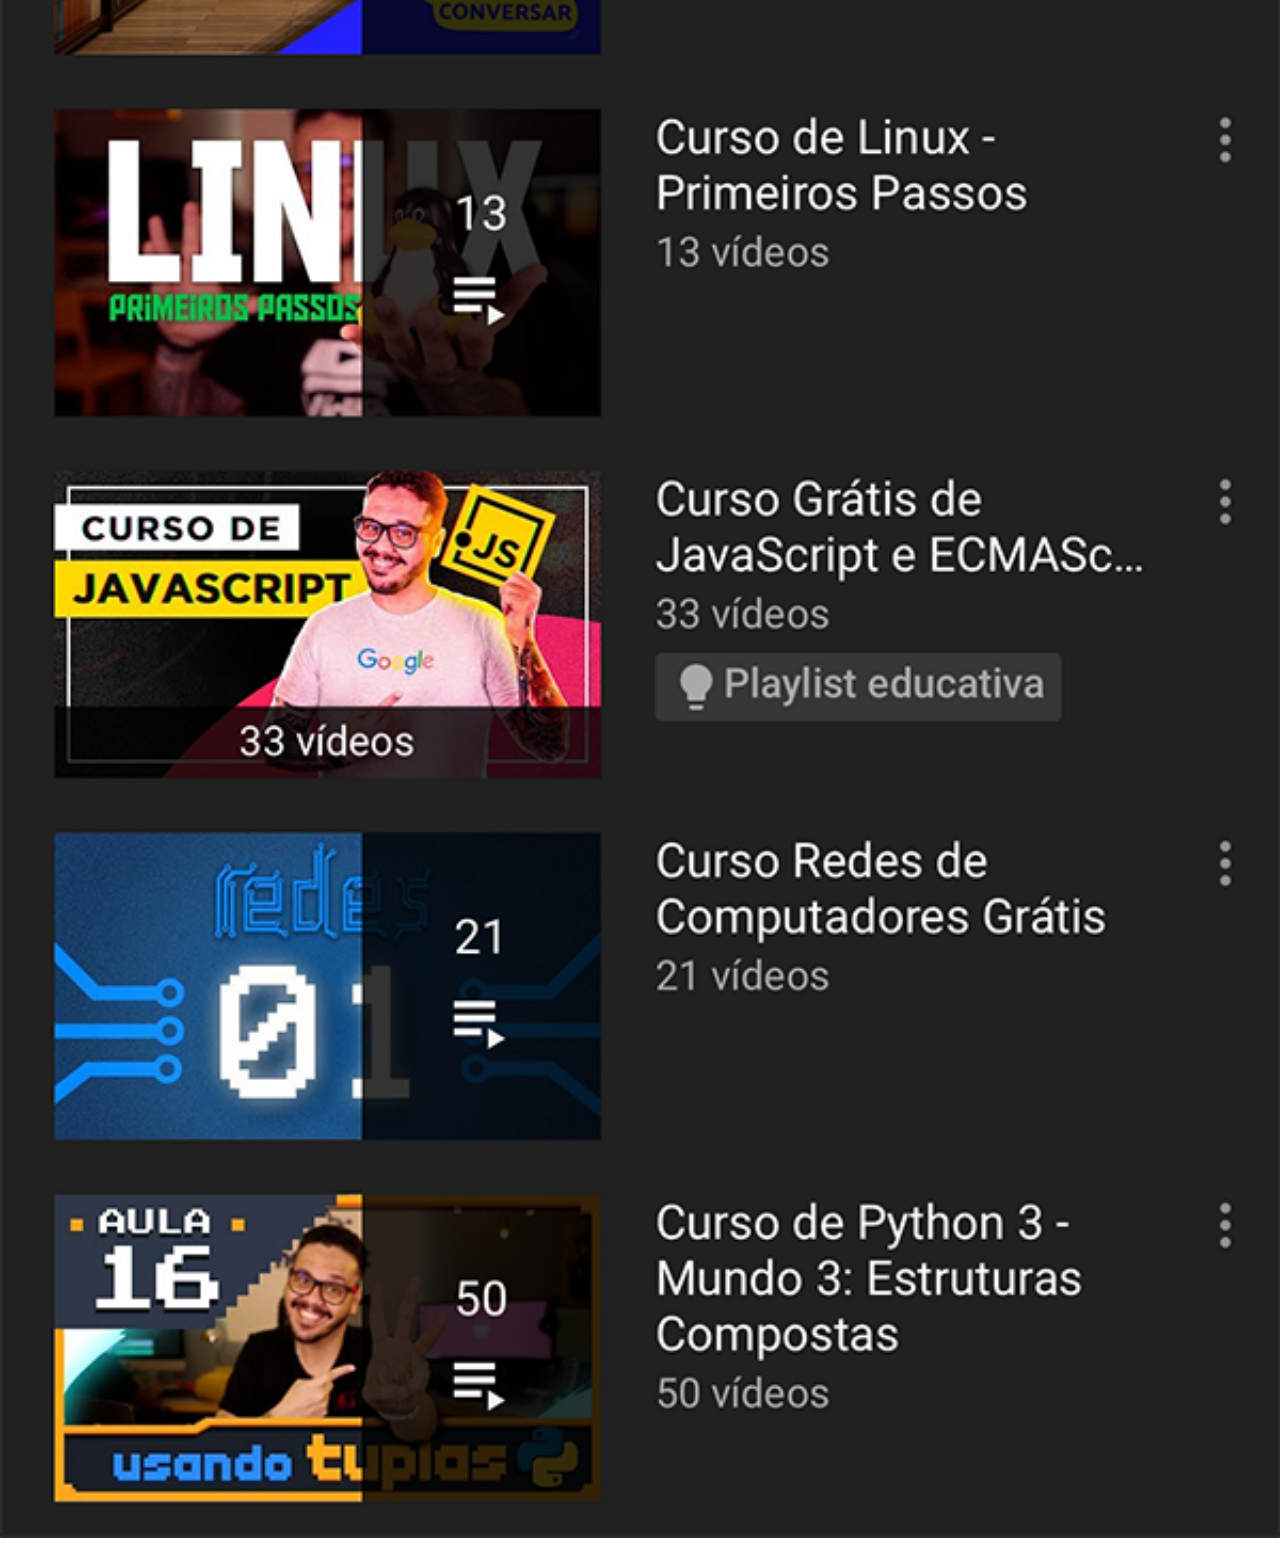
<file: desafio iphone/youtube.html>
<!DOCTYPE html>
<html lang="pt-br">
<head>
    <meta charset="UTF-8">
    <meta name="viewport" content="width=device-width, initial-scale=1.0">
    <title>Document</title>
    <style>

        *{
margin: 0px;
padding: 0px;

}

::-webkit-scrollbar{

    width: 0px;
    height: 0px;
}

        img{
            width: 100vw;
 }
    </style>
</head>
<body>
    
<img src="pacote-d013/pacote-d013/imagens/tela-youtube.png" alt="">
</body>
</html>
</file>
<file: desafio iphone/style.css>
@charset "UTF-8";
*{margin: auto;}

body{
background-image: url(pacote-d013/pacote-d013/imagens/fundo-madeira.jpg);
background-size: cover;
background-repeat: no-repeat;
height: 100vh;
position: relative;
max-width: 100%;
}

#desligar{
    background-color:transparent; height: 200px; width: 200px;
    z-index: 3;
    position: absolute; left:59%; top:32%;
    transform: translate(-50%, -50%);
height: 40px; width: 5px;
}

#botao{
    background-color:transparent; height: 200px; width: 200px;
    z-index: 3;
    position: absolute; left:50%; top:80%;
    transform: translate(-50%, -50%);
border-radius: 100%;
height: 50px; width: 50px;
}

#iphone{
position: absolute; left: 50%; top: 50%;
transform: translate(-50%, -50%);
}

#home{
width: 270px;
height: 475px;
z-index: 1;

position: absolute; left: 50%; top: 50%;
transform: translate(-50%, -50%);
}

.logo:hover{
    zoom: 120%;
    border: 2px solid white;
}

.logo{
border-radius: 100%;
box-shadow: 1px 10px 10px rgba(0, 0, 0, 0.514);
height: 50px;
}

#logo-home{
position: absolute; left: 97%; top: 5%;
transform: translate(-50%, -50%);

}

#logo-youtube{
position: absolute; left: 97%; top: 13%;
transform: translate(-50%, -50%);   
}

#logo-github{
    position: absolute; left: 97%; top: 21%;
    transform: translate(-50%, -50%);  
}

#logo-instagram{
    position: absolute; left: 97%; top: 29%;
    transform: translate(-50%, -50%);  
}

#logo-twitter{
    position: absolute; left: 97%; top: 37%;
    transform: translate(-50%, -50%);  
}

#logo-facebook{
    position: absolute; left: 97%; top: 45%;
    transform: translate(-50%, -50%);  
}
</file>
